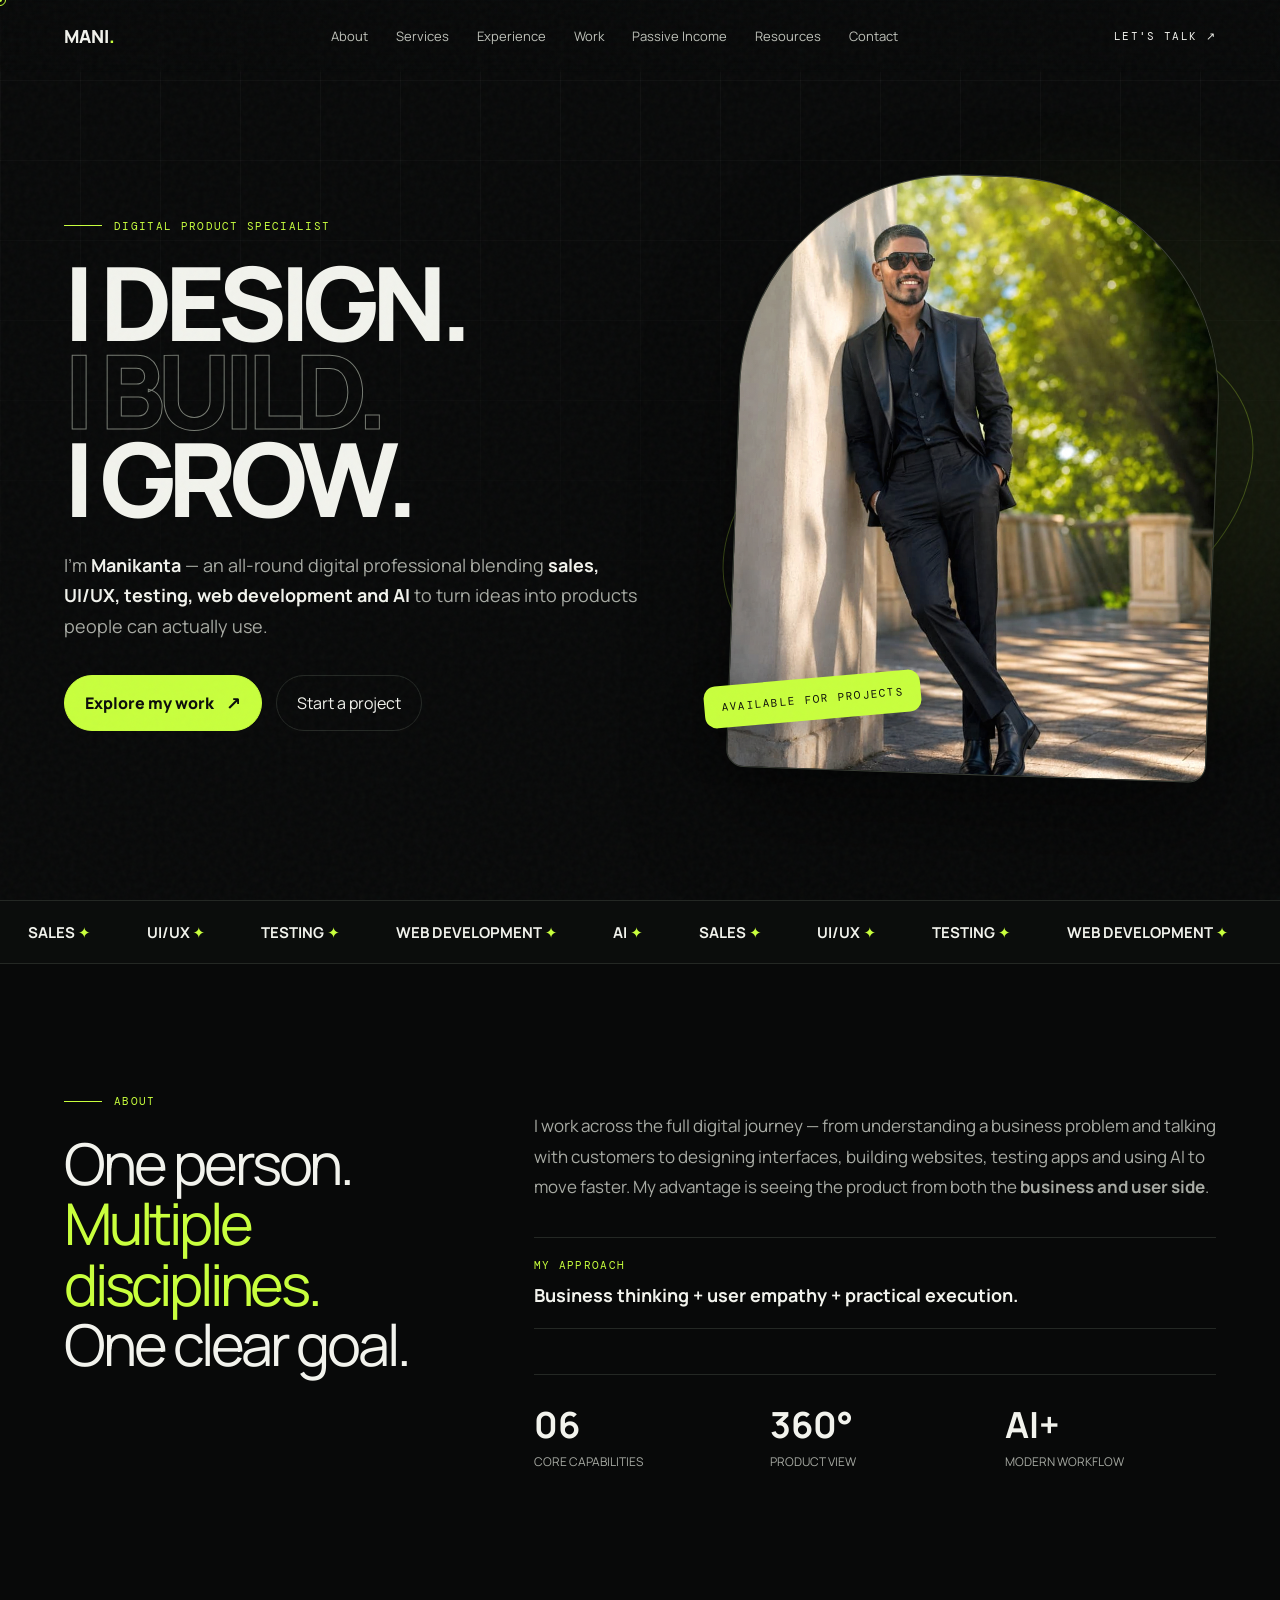
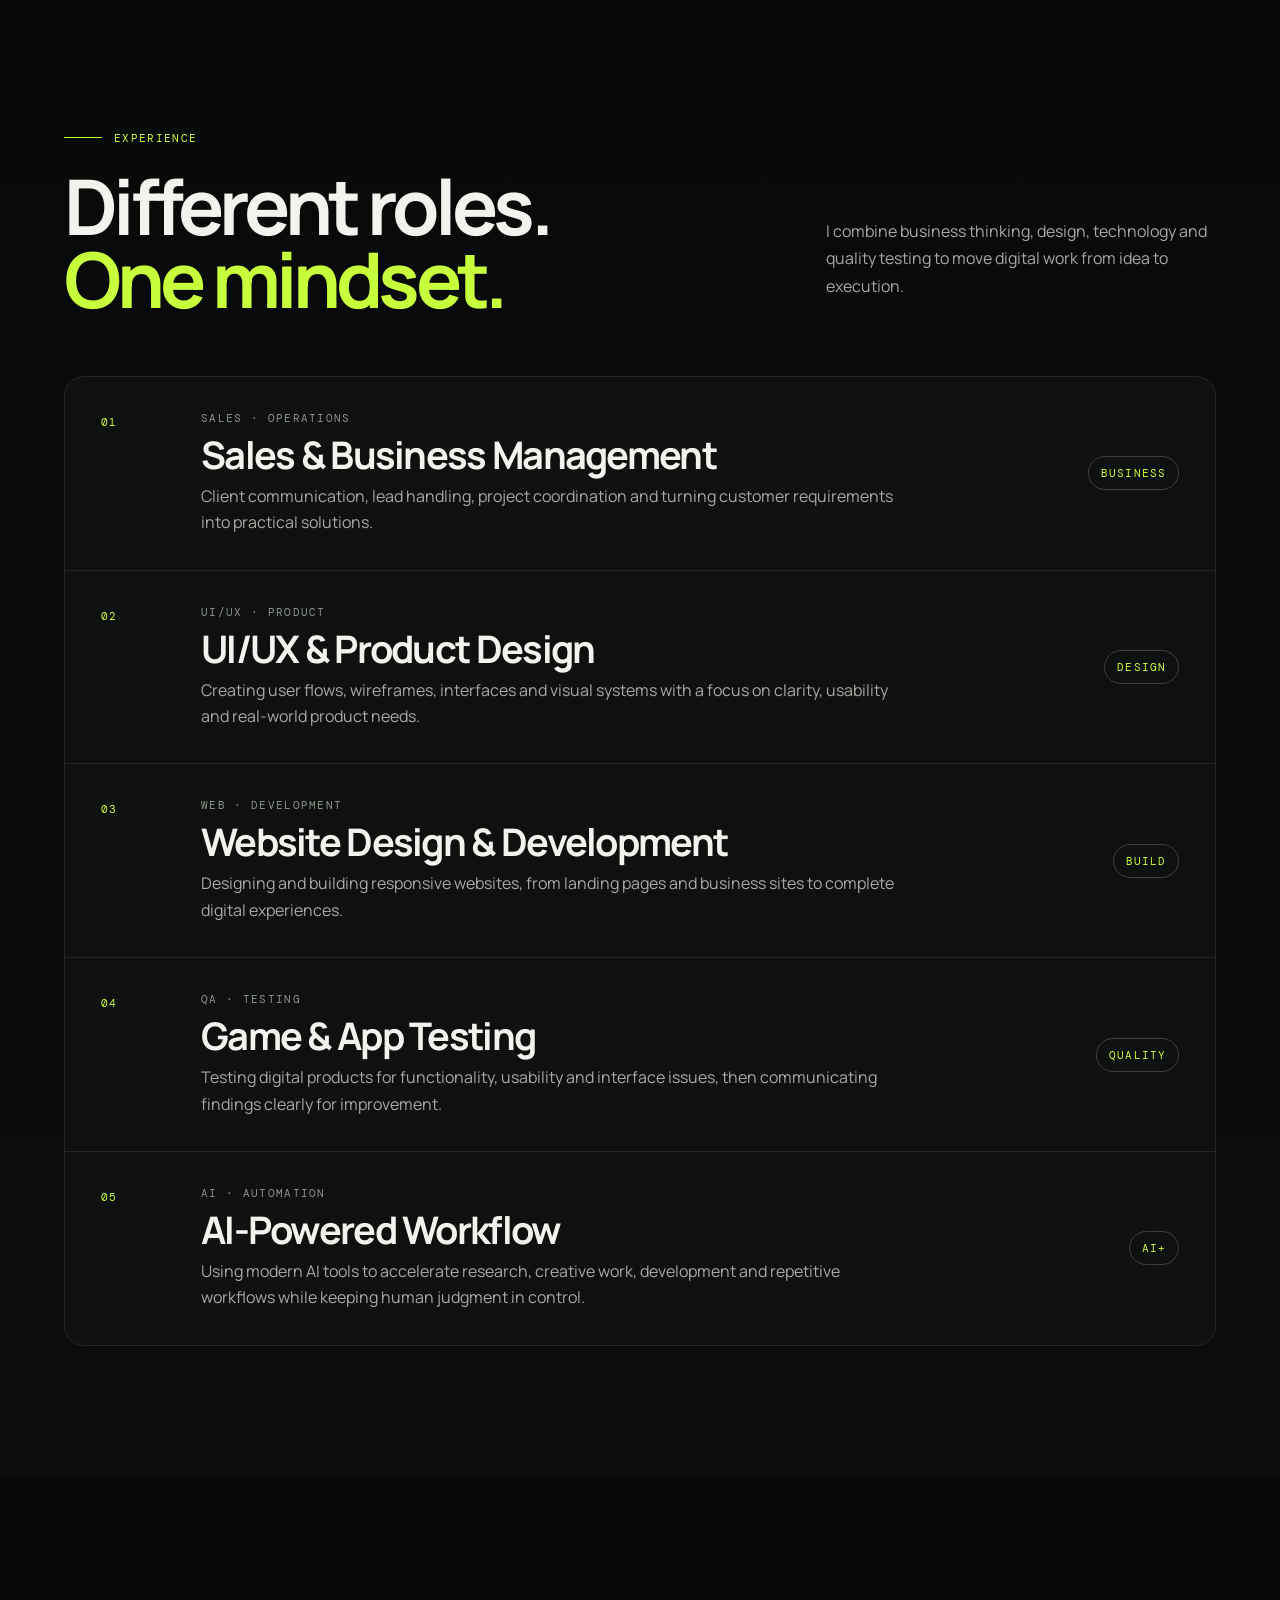
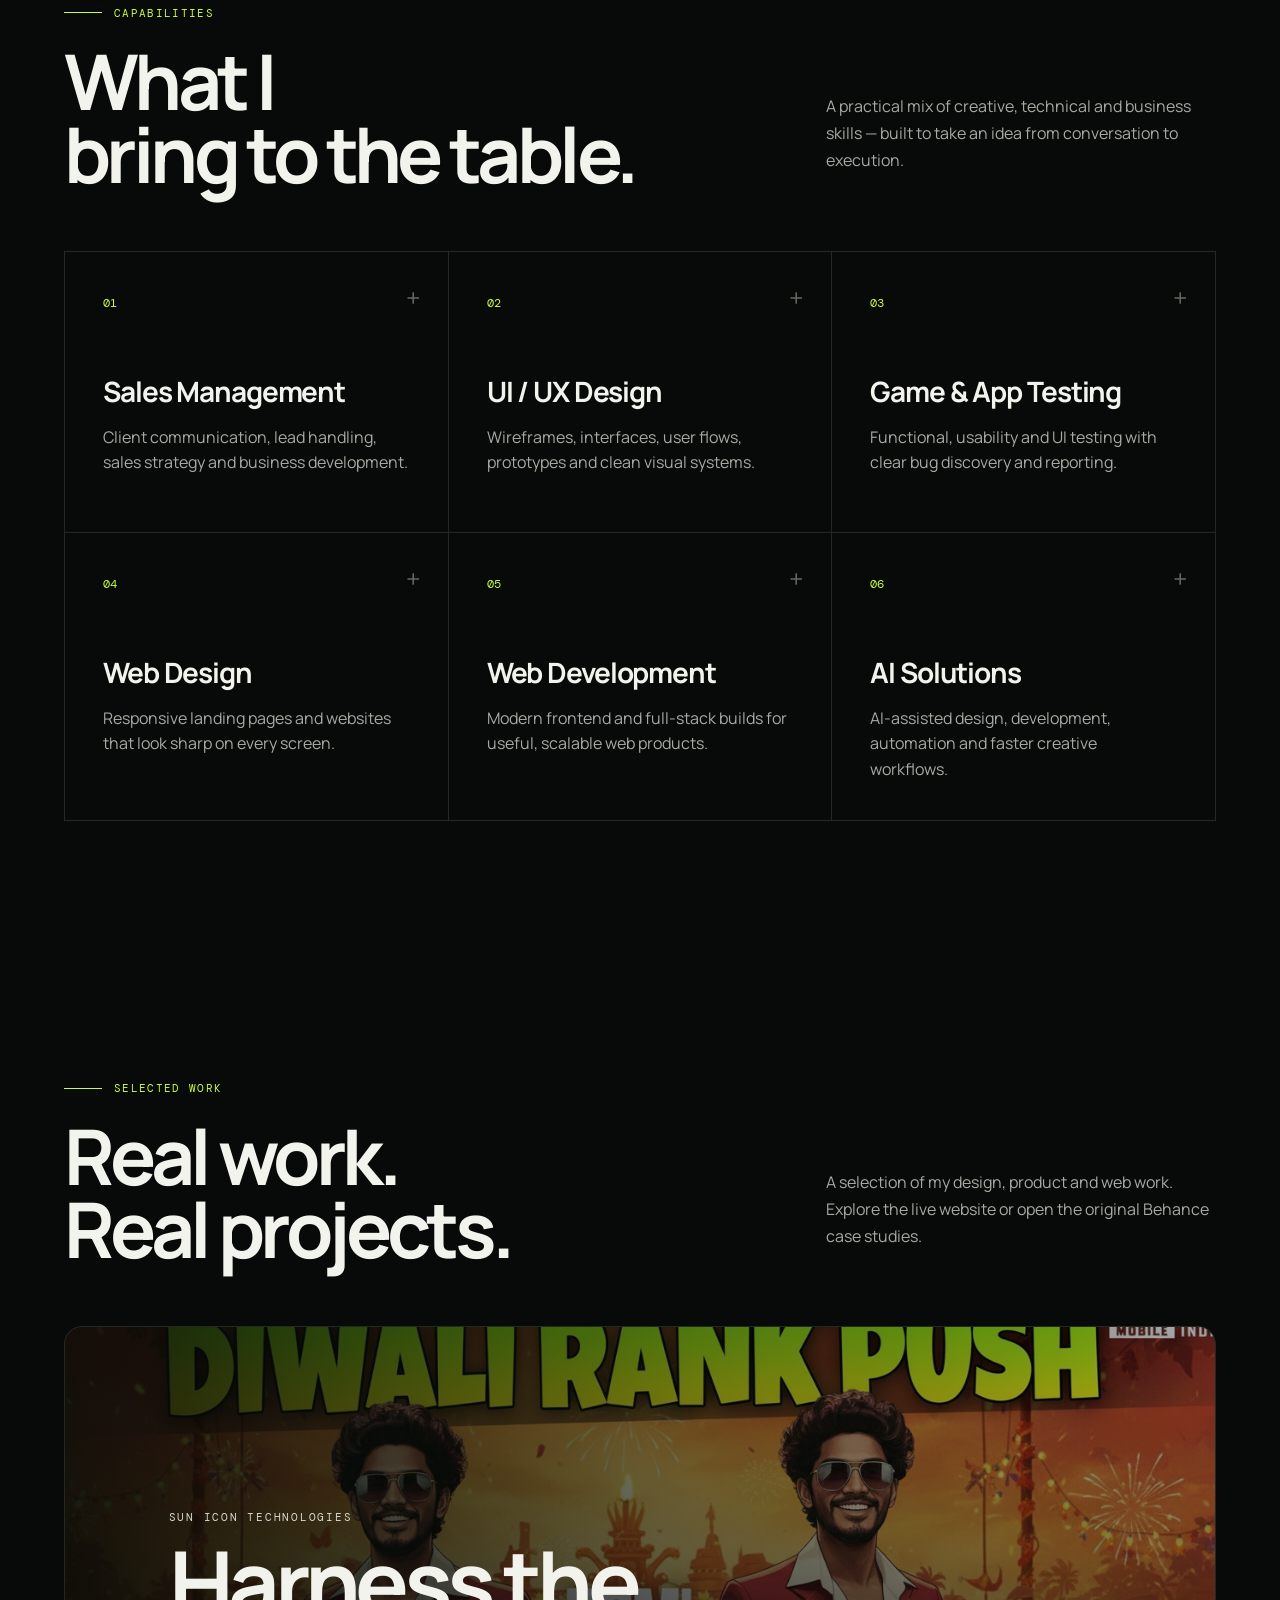
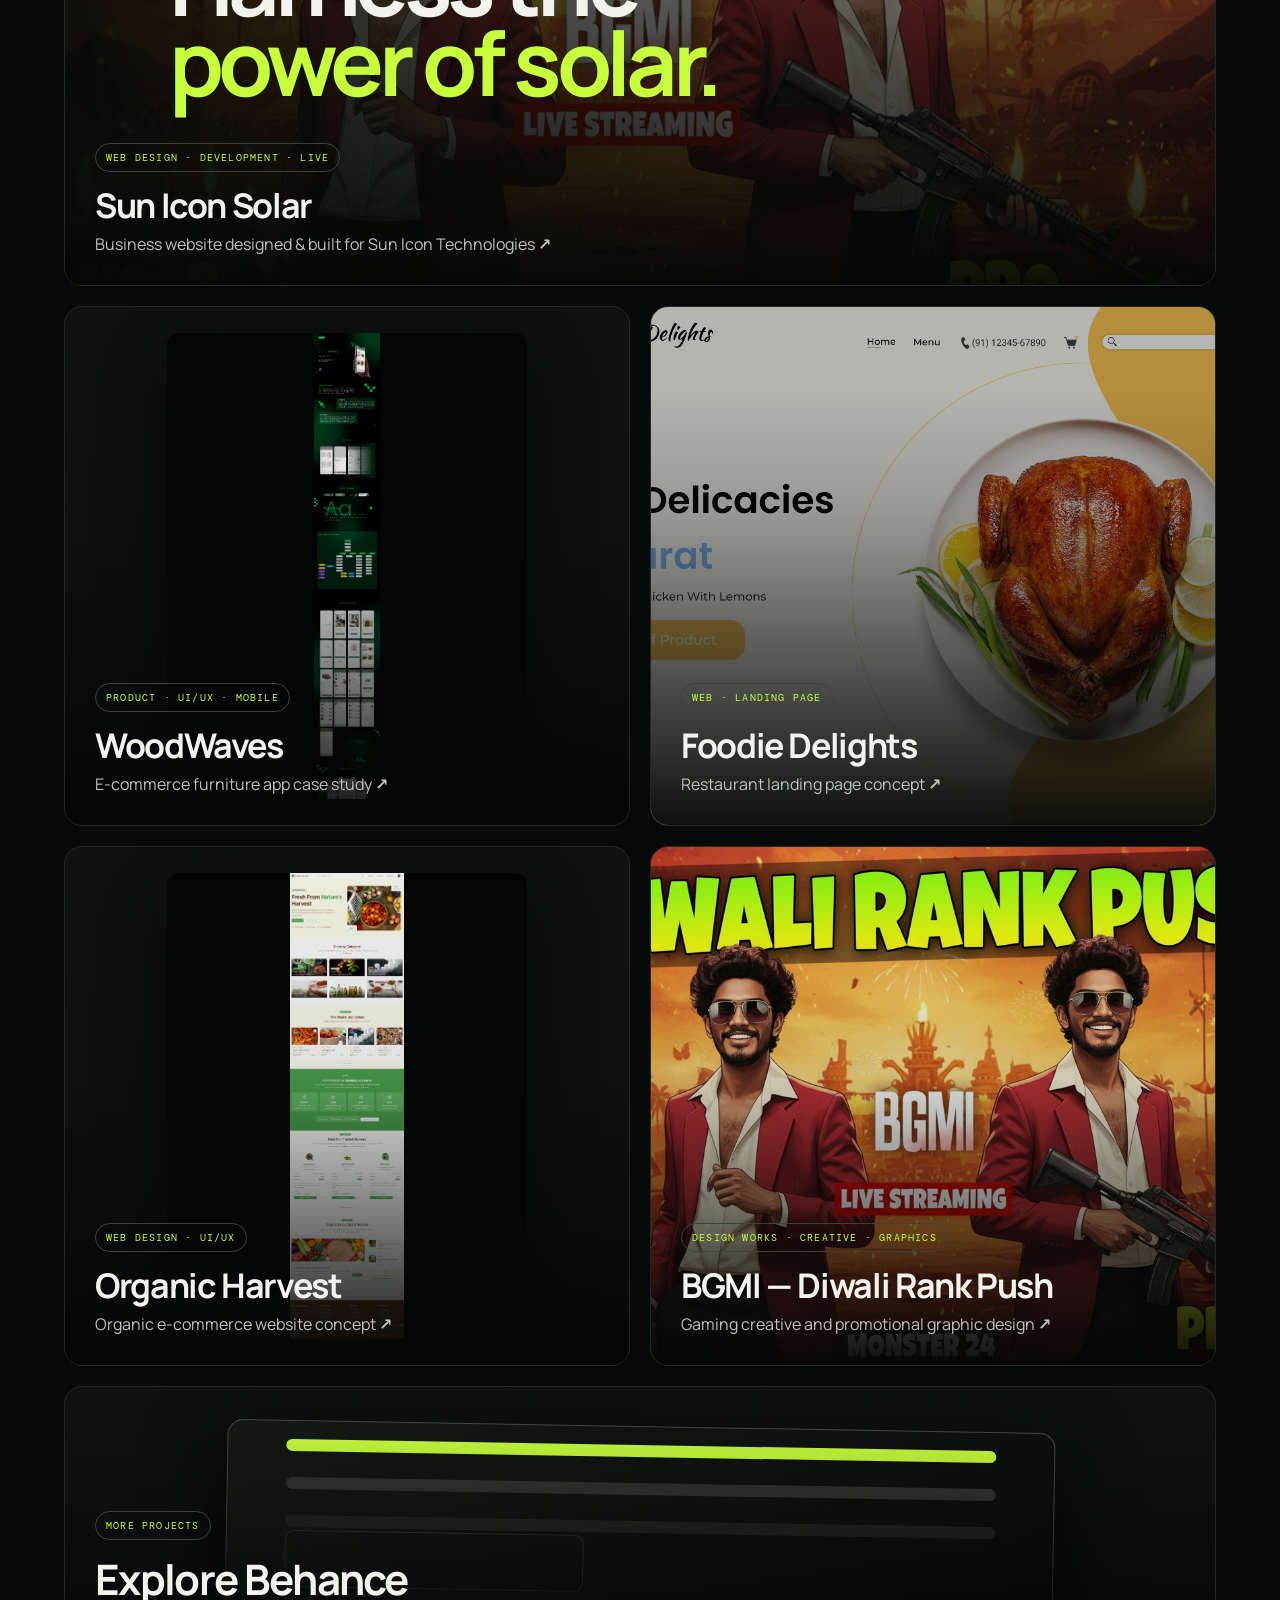
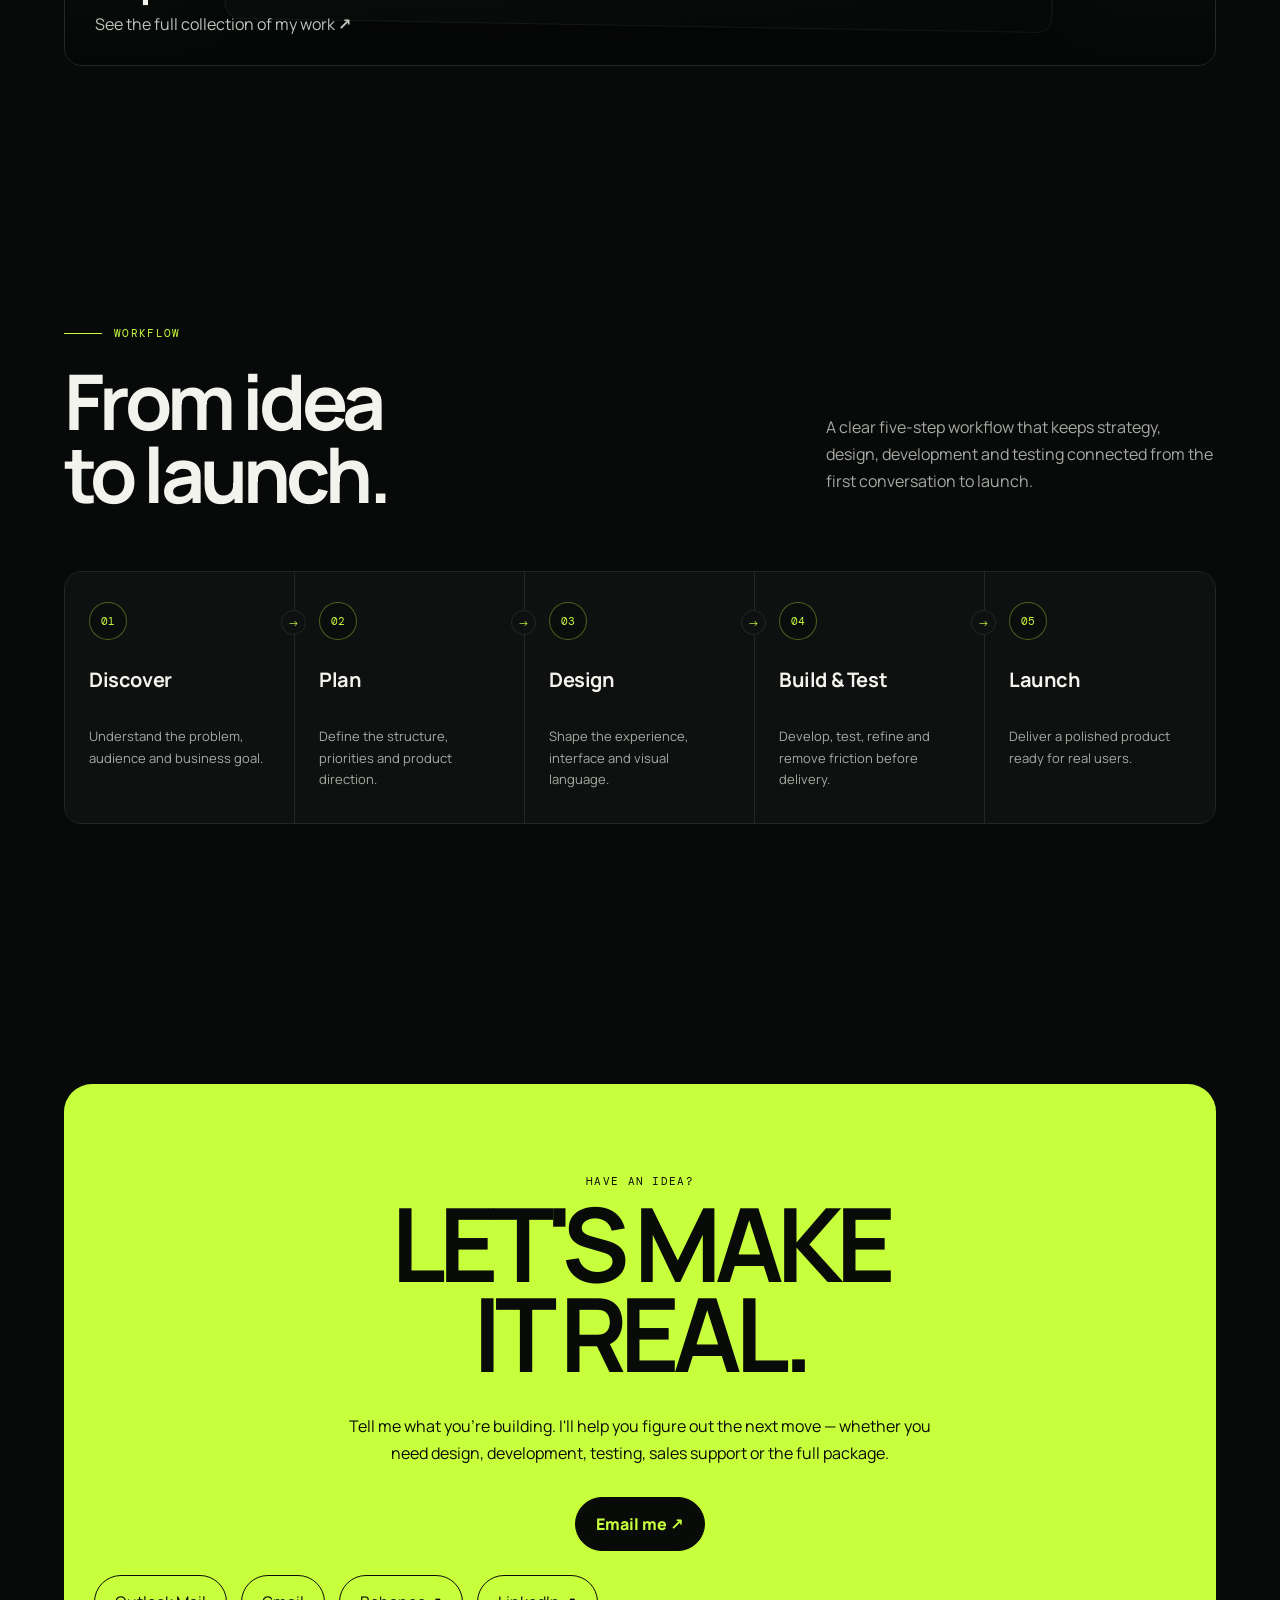
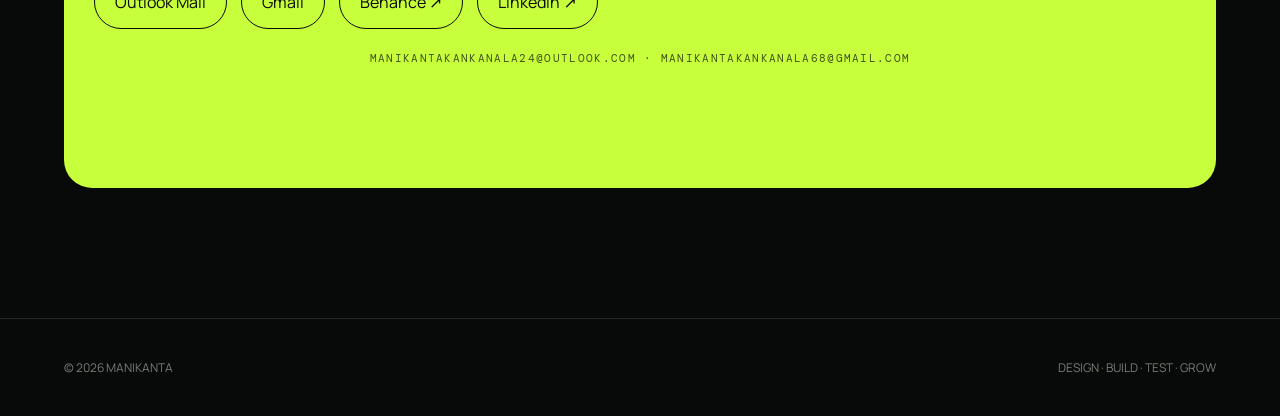
<file: index.html>
<!DOCTYPE html>
<html lang="en">
<head>

<meta name="description" content="Manikanta — multidisciplinary digital professional working across sales, UI/UX, web design & development, app and game testing, and AI-powered workflows.">
<meta name="keywords" content="Manikanta, UI UX Designer, Product Designer, Web Designer, Web Developer, App Tester, Game Tester, Sales Manager, AI">
<meta name="author" content="Manikanta">
<meta name="robots" content="index, follow, max-image-preview:large">
<link rel="canonical" href="https://is-cool.online/">
<meta name="theme-color" content="#080909">

<!-- Open Graph / WhatsApp / LinkedIn -->
<meta property="og:type" content="website">
<meta property="og:url" content="https://is-cool.online/">
<meta property="og:title" content="Manikanta — Digital Product Specialist">
<meta property="og:description" content="Sales · UI/UX · Web · Testing · AI — I design, build, test and grow digital products.">
<meta property="og:image" content="https://is-cool.online/assets/og-image.jpg">
<meta property="og:image:width" content="1200">
<meta property="og:image:height" content="630">
<meta property="og:image:alt" content="Manikanta — Digital Product Specialist">

<!-- X / Twitter -->
<meta name="twitter:card" content="summary_large_image">
<meta name="twitter:title" content="Manikanta — Digital Product Specialist">
<meta name="twitter:description" content="Sales · UI/UX · Web · Testing · AI">
<meta name="twitter:image" content="https://is-cool.online/assets/og-image.jpg">

<link rel="icon" type="image/svg+xml" href="assets/favicon.svg">
<link rel="alternate icon" href="assets/favicon.svg">
<link rel="apple-touch-icon" href="assets/favicon.svg">

<meta charset="UTF-8">
<meta name="viewport" content="width=device-width, initial-scale=1.0">
<title>Manikanta — Digital Product Specialist | UI/UX · Web · AI</title>
<style>
@import url('https://fonts.googleapis.com/css2?family=DM+Mono:wght@400;500&family=Manrope:wght@400;500;600;700;800&display=swap');
:root{--bg:#080909;--panel:#101211;--text:#f2f3ed;--muted:#a7aaa3;--line:#242824;--accent:#c8ff3d;--accent2:#e7ff9e}
*{box-sizing:border-box}html{scroll-behavior:smooth}body{margin:0;background:var(--bg);color:var(--text);font-family:Manrope,system-ui,sans-serif;overflow-x:hidden;cursor:none}
a{color:inherit;text-decoration:none}.mono{font-family:"DM Mono",monospace;text-transform:uppercase;letter-spacing:.12em;font-size:11px}
.cursor{position:fixed;z-index:1000;width:12px;height:12px;border:1px solid var(--accent);border-radius:50%;pointer-events:none;transform:translate(-50%,-50%);transition:width .25s,height .25s,background .25s}.cursor-dot{position:fixed;z-index:1001;width:4px;height:4px;background:var(--accent);border-radius:50%;pointer-events:none;transform:translate(-50%,-50%)}
body.hovering .cursor{width:42px;height:42px;background:rgba(200,255,61,.12)}
.noise{position:fixed;inset:0;z-index:99;pointer-events:none;opacity:.035;background-image:url("data:image/svg+xml,%3Csvg viewBox='0 0 180 180' xmlns='http://www.w3.org/2000/svg'%3E%3Cfilter id='n'%3E%3CfeTurbulence type='fractalNoise' baseFrequency='.9' numOctaves='4' stitchTiles='stitch'/%3E%3C/filter%3E%3Crect width='100%25' height='100%25' filter='url(%23n)'/%3E%3C/svg%3E")}
nav{position:fixed;z-index:90;top:0;left:0;right:0;display:flex;align-items:center;justify-content:space-between;padding:24px 5vw;background:linear-gradient(#080909ee,transparent);backdrop-filter:blur(5px)}
.logo{font-weight:800;font-size:18px}.logo span{color:var(--accent)}nav .links{display:flex;gap:28px;color:#bfc2ba;font-size:13px}nav .links a{transition:.25s}nav .links a:hover{color:var(--accent)}
.hero{min-height:100svh;position:relative;display:grid;place-items:center;padding:130px 5vw 80px;overflow:hidden}
.grid{position:absolute;inset:0;background-image:linear-gradient(rgba(255,255,255,.035) 1px,transparent 1px),linear-gradient(90deg,rgba(255,255,255,.035) 1px,transparent 1px);background-size:80px 80px;mask-image:linear-gradient(to bottom,#000,transparent 85%)}
.glow{position:absolute;width:55vw;height:55vw;right:-15vw;top:10vh;background:radial-gradient(circle,rgba(200,255,61,.13),transparent 65%);filter:blur(20px);animation:pulse 7s ease-in-out infinite}
@keyframes pulse{50%{transform:scale(1.08);opacity:.65}}
.hero-inner{width:min(1250px,100%);display:grid;grid-template-columns:1.08fr .92fr;gap:5vw;align-items:center;position:relative;z-index:2}
.eyebrow{display:flex;align-items:center;gap:12px;color:var(--accent);margin-bottom:25px}.eyebrow i{display:block;width:38px;height:1px;background:var(--accent)}
h1{font-size:clamp(55px,8vw,122px);line-height:.86;letter-spacing:-.07em;margin:0 0 28px;font-weight:800}
h1 .outline{color:transparent;-webkit-text-stroke:1px #777c73}
.hero-copy{max-width:650px;color:var(--muted);font-size:18px;line-height:1.7}.hero-copy b{color:var(--text)}
.ctas{display:flex;gap:14px;margin-top:34px;flex-wrap:wrap}.btn{display:inline-flex;align-items:center;gap:12px;padding:15px 20px;border:1px solid var(--line);border-radius:999px;transition:transform .25s,background .25s,color .25s}.btn.primary{background:var(--accent);color:#0b0d09;border-color:var(--accent);font-weight:800}.btn:hover{transform:translateY(-3px)}.btn .arrow{font-size:18px}
.photo-wrap{position:relative;justify-self:end;width:min(480px,100%);perspective:1200px}
.photo-frame{position:relative;aspect-ratio:4/5;border-radius:220px 220px 18px 18px;overflow:hidden;border:1px solid #3b4037;box-shadow:0 40px 90px rgba(0,0,0,.55);transform:rotate(2deg);transition:transform .2s ease-out}
.photo-frame:after{content:"";position:absolute;inset:0;background:linear-gradient(135deg,rgba(200,255,61,.14),transparent 35%,transparent 65%,rgba(0,0,0,.35));mix-blend-mode:screen}
.photo{width:100%;height:100%;object-fit:cover;object-position:center;display:block;filter:saturate(.92) contrast(1.04)}
.photo-tag{position:absolute;left:-32px;bottom:55px;background:var(--accent);color:#0b0d09;padding:14px 17px;border-radius:12px;z-index:3;box-shadow:0 15px 40px rgba(0,0,0,.4);transform:rotate(-5deg)}
.orbit{position:absolute;width:115%;height:55%;border:1px solid rgba(200,255,61,.3);border-radius:50%;right:-10%;top:28%;transform:rotate(-20deg);animation:orbit 10s linear infinite}.orbit:before{content:"";position:absolute;width:9px;height:9px;background:var(--accent);border-radius:50%;top:5%;left:20%;box-shadow:0 0 30px var(--accent)}
@keyframes orbit{to{transform:rotate(340deg)}}
.marquee{border-block:1px solid var(--line);overflow:hidden;white-space:nowrap;padding:20px 0;background:#0b0d0c}.track{display:inline-block;animation:marquee 28s linear infinite}.track span{font-size:15px;font-weight:700;margin:0 28px}.track b{color:var(--accent)}@keyframes marquee{to{transform:translateX(-50%)}}
section{padding:130px 5vw}.container{width:min(1250px,100%);margin:auto}.section-head{display:flex;justify-content:space-between;gap:30px;align-items:end;margin-bottom:60px}.section-title{font-size:clamp(42px,6vw,78px);line-height:.95;letter-spacing:-.06em;margin:0}.section-desc{max-width:390px;color:var(--muted);line-height:1.7}
.services{display:grid;grid-template-columns:repeat(3,1fr);gap:1px;background:var(--line);border:1px solid var(--line)}.service{background:var(--bg);padding:38px;min-height:280px;position:relative;transition:background .35s,transform .35s}.service:hover{background:#111510;transform:translateY(-5px);z-index:2}.num{color:var(--accent);font-family:"DM Mono";font-size:12px}.service h3{font-size:28px;margin:60px 0 15px;letter-spacing:-.04em}.service p{color:var(--muted);line-height:1.6;margin:0}.service .plus{position:absolute;right:28px;top:28px;font-size:25px;color:#62675f;transition:.3s}.service:hover .plus{color:var(--accent);transform:rotate(90deg)}
.showcase-grid{display:grid;grid-template-columns:repeat(2,minmax(0,1fr));gap:20px}.project{background:#0f1110;border:1px solid var(--line);border-radius:18px;overflow:hidden;min-height:430px;position:relative;display:flex;align-items:flex-end;padding:30px;transition:transform .4s,border-color .4s;isolation:isolate}.project:hover{transform:translateY(-8px);border-color:#59604f}.featured-project{grid-column:1 / -1;min-height:560px}.project-bg{position:absolute;inset:0;overflow:hidden}.ui-mock{position:absolute;inset:9%;border:1px solid #454b43;border-radius:16px;background:linear-gradient(135deg,#151a15,#0a0c0b);box-shadow:0 30px 80px #000;transform:rotate(-4deg);transition:.6s}.project:hover .ui-mock{transform:rotate(0) scale(1.04)}.ui-mock:before{content:"";position:absolute;left:7%;right:7%;top:9%;height:12px;background:var(--accent);border-radius:8px;box-shadow:0 38px 0 #30352e,0 76px 0 #242923}.ui-mock:after{content:"";position:absolute;left:7%;width:36%;top:55%;height:28%;border:1px solid #343a32;border-radius:10px}.project-img{position:absolute;inset:0;width:100%;height:100%;object-fit:cover;object-position:center;opacity:.72;filter:saturate(.9) contrast(1.05);transition:transform .7s ease,opacity .5s}.project-img.portrait{inset:5% 18%;width:64%;height:90%;object-fit:contain;object-position:center;background:#0b0d0c;border-radius:12px;box-shadow:0 25px 70px rgba(0,0,0,.55);opacity:.95}.project-img.landscape{object-fit:cover}.project.portrait-project{min-height:520px}.project.portrait-project:after{background:linear-gradient(180deg,rgba(5,7,6,.02) 0%,rgba(5,7,6,.08) 45%,rgba(5,7,6,.96) 100%)}.project:after{content:"";position:absolute;inset:0;background:linear-gradient(180deg,rgba(5,7,6,.04) 15%,rgba(5,7,6,.2) 40%,rgba(5,7,6,.95) 100%);z-index:-0}.project:hover .project-img{transform:scale(1.06);opacity:.9}.project-content{position:relative;z-index:2}.project-content h3{font-size:34px;margin:10px 0 5px;letter-spacing:-.04em}.design-project{min-height:520px}.design-img{object-fit:cover;object-position:center;opacity:.95}.design-project:after{background:linear-gradient(180deg,rgba(5,7,6,.02) 10%,rgba(5,7,6,.12) 45%,rgba(5,7,6,.96) 100%)}.project-content p{color:#c0c4bc;margin:0}.project .pill{display:inline-block;border:1px solid #3c4339;padding:7px 10px;border-radius:999px;font-size:10px;color:var(--accent)}.featured-overlay{position:absolute;inset:0;display:flex;flex-direction:column;justify-content:center;padding:8% 9%;z-index:1;background:linear-gradient(90deg,rgba(5,10,6,.88),rgba(5,10,6,.35) 55%,rgba(5,10,6,.08))}.small-label{font-size:11px;letter-spacing:.16em;color:#d4dacf}.featured-title{font-size:clamp(44px,7vw,92px);font-weight:700;line-height:.9;letter-spacing:-.06em;margin-top:18px}.featured-title span{color:var(--accent)}.creative-bg{background:radial-gradient(circle at 75% 25%,rgba(200,255,61,.18),transparent 30%),linear-gradient(135deg,#151914,#090b0a)}.creative-mark{position:absolute;right:12%;top:15%;font-size:110px;color:var(--accent);opacity:.12}.creative-copy{position:absolute;left:11%;top:18%;display:flex;flex-direction:column;gap:18px}.creative-copy strong{font-size:clamp(42px,5vw,72px);line-height:.88;letter-spacing:-.06em}.behance-card{min-height:280px;grid-column:1 / -1}.behance-card .project-content h3{font-size:42px}
.about{display:grid;grid-template-columns:.7fr 1.3fr;gap:8vw;align-items:start}.about-big{font-size:clamp(35px,4.5vw,62px);line-height:1.05;letter-spacing:-.055em;margin:0}.about-big em{color:var(--accent);font-style:normal}.about-text{color:var(--muted);font-size:17px;line-height:1.8}.stats{display:grid;grid-template-columns:repeat(3,1fr);gap:25px;margin-top:45px;border-top:1px solid var(--line);padding-top:25px}.stat strong{font-size:36px;display:block}.stat span{font-size:12px;color:var(--muted)}
.process{display:grid;grid-template-columns:repeat(5,minmax(0,1fr));border:1px solid var(--line);border-radius:18px;overflow:hidden;background:#0f1110}.step{position:relative;padding:30px 24px 32px;min-height:250px;border-right:1px solid var(--line);display:flex;flex-direction:column;align-items:flex-start;background:#0f1110;transition:background .3s,transform .3s}.step:last-child{border-right:0}.step:hover{background:#131713}.step .num{display:flex;align-items:center;justify-content:center;width:38px;height:38px;border:1px solid rgba(200,255,61,.35);border-radius:50%;font-size:11px;background:#0b0d0c;flex:0 0 auto}.step h4{font-size:20px;line-height:1.15;margin:28px 0 12px;letter-spacing:-.02em;min-height:46px}.step p{font-size:13px;color:var(--muted);line-height:1.65;margin:0;max-width:190px}.step:not(:last-child):after{content:"→";position:absolute;right:-12px;top:38px;width:23px;height:23px;display:flex;align-items:center;justify-content:center;background:#0f1110;border:1px solid var(--line);border-radius:50%;font-size:11px;color:var(--accent);z-index:2}
.contact{position:relative;overflow:hidden;text-align:center;background:#c8ff3d;color:#090b08;border-radius:28px;padding:90px 30px}.contact h2{font-size:clamp(50px,8vw,110px);line-height:.88;letter-spacing:-.07em;margin:10px 0 35px}.contact p{max-width:600px;margin:auto auto 30px;line-height:1.7}.contact .btn{border-color:#090b08}.contact .btn.primary{background:#090b08;color:var(--accent)}
footer{padding:40px 5vw;border-top:1px solid var(--line);display:flex;justify-content:space-between;color:#777d74;font-size:12px}.reveal{opacity:0;transform:translateY(35px);transition:opacity .8s cubic-bezier(.2,.7,.2,1),transform .8s cubic-bezier(.2,.7,.2,1)}.reveal.visible{opacity:1;transform:none}
@media(max-width:900px){.showcase-grid{grid-template-columns:1fr}.featured-project{grid-column:auto;min-height:460px}.behance-card{grid-column:auto}.featured-title{font-size:clamp(42px,12vw,68px)}body{cursor:auto}.cursor,.cursor-dot{display:none}nav .links{display:none}.hero-inner,.about{grid-template-columns:1fr}.photo-wrap{justify-self:center;max-width:430px}.hero{padding-top:120px}.services{grid-template-columns:1fr}.process{grid-template-columns:1fr}.step{border-right:0;border-bottom:1px solid var(--line);min-height:auto;padding:26px 24px 30px}.step:last-child{border-bottom:0}.step h4{min-height:0;margin:20px 0 10px}.step p{max-width:none}.step:not(:last-child):after{content:"↓";right:22px;top:auto;bottom:-12px}.section-head{display:block}.section-desc{margin-top:20px}.stats{grid-template-columns:1fr 1fr}.photo-tag{left:0}.project.big{min-height:430px}}
@media(max-width:520px){section{padding:90px 5vw}h1{font-size:55px}.hero-copy{font-size:15px}.stats{grid-template-columns:1fr}.contact{padding:65px 20px}.contact h2{font-size:56px}footer{display:block;line-height:2}}

/* Experience */
#experience{background:linear-gradient(180deg,#080909 0%,#0b0e0c 100%)}
.experience-list{border:1px solid var(--line);border-radius:20px;overflow:hidden;background:#0f1110}
.experience-item{display:grid;grid-template-columns:70px 1fr 120px;gap:30px;align-items:center;padding:34px 36px;border-bottom:1px solid var(--line);transition:background .3s,transform .3s}
.experience-item:last-child{border-bottom:0}
.experience-item:hover{background:#131713;transform:translateX(5px)}
.experience-index{color:var(--accent);align-self:start;padding-top:4px}
.experience-main{max-width:760px}
.experience-meta{color:#8e9489;margin-bottom:10px}
.experience-main h3{font-size:clamp(24px,3vw,38px);letter-spacing:-.045em;margin:0 0 10px;line-height:1}
.experience-main p{color:var(--muted);line-height:1.65;margin:0;max-width:700px}
.experience-tag{justify-self:end;border:1px solid #3c4339;border-radius:999px;padding:9px 12px;color:var(--accent);font:11px "DM Mono",monospace;letter-spacing:.1em}
@media(max-width:700px){
  .experience-item{grid-template-columns:42px 1fr;gap:18px;padding:26px 22px}
  .experience-tag{grid-column:2;justify-self:start}
  .experience-main h3{font-size:27px}
}


.about-focus{margin-top:34px;padding:20px 0;border-top:1px solid var(--line);border-bottom:1px solid var(--line)}
.about-focus span{display:block;color:var(--accent);margin-bottom:10px}
.about-focus strong{font-size:18px;line-height:1.45;display:block;max-width:620px}

</style>

<script type="application/ld+json">
{
  "@context":"https://schema.org",
  "@type":"Person",
  "name":"Manikanta",
  "url":"https://is-cool.online/",
  "jobTitle":"Digital Product Specialist",
  "sameAs":[
    "https://www.behance.net/manikankanala"
  ],
  "knowsAbout":[
    "Sales Management",
    "UI/UX Design",
    "Product Design",
    "Web Design",
    "Web Development",
    "Game Testing",
    "App Testing",
    "Artificial Intelligence"
  ]
}
</script>

</head>
<body>
<div class="noise"></div><div class="cursor"></div><div class="cursor-dot"></div>
<nav><a class="logo" href="/">MANI<span>.</span></a><div class="links"><a href="#about">About</a><a href="#services">Services</a><a href="#experience">Experience</a><a href="#work">Work</a><a href="/passive-income/">Passive Income</a><a href="/resources/">Resources</a><a href="#contact">Contact</a></div><a class="mono" href="#contact">Let's talk ↗</a></nav>

<main>
<section class="hero">
<div class="grid"></div><div class="glow"></div>
<div class="hero-inner">
<div class="reveal">
<div class="eyebrow mono"><i></i> Digital Product Specialist</div>
<h1>I DESIGN.<br><span class="outline">I BUILD.</span><br>I GROW.</h1>
<p class="hero-copy">I'm <b>Manikanta</b> — an all-round digital professional blending <b>sales, UI/UX, testing, web development and AI</b> to turn ideas into products people can actually use.</p>
<div class="ctas"><a class="btn primary magnetic" href="#work">Explore my work <span class="arrow">↗</span></a><a class="btn magnetic" href="#contact">Start a project</a></div>
</div>
<div class="photo-wrap reveal" id="photoWrap">
<div class="orbit"></div>
<div class="photo-frame" id="photoFrame"><img class="photo" src="assets/profile.jpeg" alt="Manikanta"></div>
<div class="photo-tag mono">Available for projects</div>
</div>
</div>
</section>

<div class="marquee"><div class="track"><span>SALES <b>✦</b></span><span>UI/UX <b>✦</b></span><span>TESTING <b>✦</b></span><span>WEB DEVELOPMENT <b>✦</b></span><span>AI <b>✦</b></span><span>SALES <b>✦</b></span><span>UI/UX <b>✦</b></span><span>TESTING <b>✦</b></span><span>WEB DEVELOPMENT <b>✦</b></span><span>AI <b>✦</b></span></div></div>

<section id="about"><div class="container about">
<div class="reveal"><div class="eyebrow mono"><i></i> About</div><p class="about-big">One person.<br><em>Multiple disciplines.</em><br>One clear goal.</p></div>
<div class="reveal"><p class="about-text">I work across the full digital journey — from understanding a business problem and talking with customers to designing interfaces, building websites, testing apps and using AI to move faster. My advantage is seeing the product from both the <b>business and user side</b>.</p>
<div class="about-focus"><span class="mono">MY APPROACH</span><strong>Business thinking + user empathy + practical execution.</strong></div><div class="stats"><div class="stat"><strong>06</strong><span>CORE CAPABILITIES</span></div><div class="stat"><strong>360°</strong><span>PRODUCT VIEW</span></div><div class="stat"><strong>AI+</strong><span>MODERN WORKFLOW</span></div></div></div>
</div></section>


<section id="experience">
  <div class="container">
    <div class="section-head reveal">
      <div>
        <div class="eyebrow mono"><i></i> Experience</div>
        <h2 class="section-title">Different roles.<br><span style="color:var(--accent)">One mindset.</span></h2>
      </div>
      <p class="section-desc">I combine business thinking, design, technology and quality testing to move digital work from idea to execution.</p>
    </div>

    <div class="experience-list reveal">
      <article class="experience-item">
        <div class="experience-index mono">01</div>
        <div class="experience-main">
          <div class="experience-meta mono">SALES · OPERATIONS</div>
          <h3>Sales & Business Management</h3>
          <p>Client communication, lead handling, project coordination and turning customer requirements into practical solutions.</p>
        </div>
        <div class="experience-tag">BUSINESS</div>
      </article>

      <article class="experience-item">
        <div class="experience-index mono">02</div>
        <div class="experience-main">
          <div class="experience-meta mono">UI/UX · PRODUCT</div>
          <h3>UI/UX & Product Design</h3>
          <p>Creating user flows, wireframes, interfaces and visual systems with a focus on clarity, usability and real-world product needs.</p>
        </div>
        <div class="experience-tag">DESIGN</div>
      </article>

      <article class="experience-item">
        <div class="experience-index mono">03</div>
        <div class="experience-main">
          <div class="experience-meta mono">WEB · DEVELOPMENT</div>
          <h3>Website Design & Development</h3>
          <p>Designing and building responsive websites, from landing pages and business sites to complete digital experiences.</p>
        </div>
        <div class="experience-tag">BUILD</div>
      </article>

      <article class="experience-item">
        <div class="experience-index mono">04</div>
        <div class="experience-main">
          <div class="experience-meta mono">QA · TESTING</div>
          <h3>Game & App Testing</h3>
          <p>Testing digital products for functionality, usability and interface issues, then communicating findings clearly for improvement.</p>
        </div>
        <div class="experience-tag">QUALITY</div>
      </article>

      <article class="experience-item">
        <div class="experience-index mono">05</div>
        <div class="experience-main">
          <div class="experience-meta mono">AI · AUTOMATION</div>
          <h3>AI-Powered Workflow</h3>
          <p>Using modern AI tools to accelerate research, creative work, development and repetitive workflows while keeping human judgment in control.</p>
        </div>
        <div class="experience-tag">AI+</div>
      </article>
    </div>
  </div>
</section>

<section id="services"><div class="container"><div class="section-head reveal"><div><div class="eyebrow mono"><i></i> Capabilities</div><h2 class="section-title">What I<br>bring to the table.</h2></div><p class="section-desc">A practical mix of creative, technical and business skills — built to take an idea from conversation to execution.</p></div>
<div class="services reveal">
<div class="service"><span class="num">01</span><span class="plus">+</span><h3>Sales Management</h3><p>Client communication, lead handling, sales strategy and business development.</p></div>
<div class="service"><span class="num">02</span><span class="plus">+</span><h3>UI / UX Design</h3><p>Wireframes, interfaces, user flows, prototypes and clean visual systems.</p></div>
<div class="service"><span class="num">03</span><span class="plus">+</span><h3>Game & App Testing</h3><p>Functional, usability and UI testing with clear bug discovery and reporting.</p></div>
<div class="service"><span class="num">04</span><span class="plus">+</span><h3>Web Design</h3><p>Responsive landing pages and websites that look sharp on every screen.</p></div>
<div class="service"><span class="num">05</span><span class="plus">+</span><h3>Web Development</h3><p>Modern frontend and full-stack builds for useful, scalable web products.</p></div>
<div class="service"><span class="num">06</span><span class="plus">+</span><h3>AI Solutions</h3><p>AI-assisted design, development, automation and faster creative workflows.</p></div>
</div></div></section>

<section id="work"><div class="container"><div class="section-head reveal"><div><div class="eyebrow mono"><i></i> Selected work</div><h2 class="section-title">Real work.<br>Real projects.</h2></div><p class="section-desc">A selection of my design, product and web work. Explore the live website or open the original Behance case studies.</p></div>
<div class="showcase-grid">
<a class="project featured-project reveal" href="https://www.suniconsolar.com/" target="_blank" rel="noopener"><div class="project-bg"><img class="project-img" src="assets/solar.jpg" alt="Sun Icon Solar website"><div class="featured-overlay"><span class="mono small-label">SUN ICON TECHNOLOGIES</span><div class="featured-title">Harness the<br><span>power of solar.</span></div></div></div><div class="project-content"><span class="pill mono">WEB DESIGN · DEVELOPMENT · LIVE</span><h3>Sun Icon Solar</h3><p>Business website designed & built for Sun Icon Technologies <b>↗</b></p></div></a>
<a class="project portrait-project reveal" href="https://www.behance.net/gallery/199093803/WoodWaves-Furniture-%28-e-commerce-app%29" target="_blank" rel="noopener"><img class="project-img portrait" src="assets/woodwaves.png" alt="WoodWaves Furniture app"><div class="project-content"><span class="pill mono">PRODUCT · UI/UX · MOBILE</span><h3>WoodWaves</h3><p>E-commerce furniture app case study <b>↗</b></p></div></a>
<a class="project reveal" href="https://www.behance.net/gallery/180181639/Foodie-Delights-%28-Landing-page-%29" target="_blank" rel="noopener"><img class="project-img landscape" src="assets/foodie.jpg" alt="Foodie Delights landing page"><div class="project-content"><span class="pill mono">WEB · LANDING PAGE</span><h3>Foodie Delights</h3><p>Restaurant landing page concept <b>↗</b></p></div></a>
<a class="project portrait-project reveal" href="#" aria-label="Organic Harvest project"><img class="project-img portrait" src="assets/organic.jpg" alt="Organic Harvest website project"><div class="project-content"><span class="pill mono">WEB DESIGN · UI/UX</span><h3>Organic Harvest</h3><p>Organic e-commerce website concept <b>↗</b></p></div></a>
<a class="project design-project reveal" href="https://www.behance.net/gallery/199362571/Ganesha-Chaturthi-Poster-Design-Assignment" target="_blank" rel="noopener"><img class="project-img design-img" src="assets/bgmi.png" alt="BGMI Diwali Rank Push design work"><div class="project-content"><span class="pill mono">DESIGN WORKS · CREATIVE · GRAPHICS</span><h3>BGMI — Diwali Rank Push</h3><p>Gaming creative and promotional graphic design <b>↗</b></p></div></a>
<a class="project behance-card reveal" href="https://www.behance.net/manikankanala" target="_blank" rel="noopener"><div class="project-bg"><div class="ui-mock" style="inset:14%;transform:rotate(1deg)"></div></div><div class="project-content"><span class="pill mono">MORE PROJECTS</span><h3>Explore Behance</h3><p>See the full collection of my work <b>↗</b></p></div></a>
</div></div></section>

<section id="process"><div class="container"><div class="section-head reveal"><div><div class="eyebrow mono"><i></i> Workflow</div><h2 class="section-title">From idea<br>to launch.</h2></div><p class="section-desc">A clear five-step workflow that keeps strategy, design, development and testing connected from the first conversation to launch.</p></div>
<div class="process reveal">
<div class="step"><span class="num">01</span><h4>Discover</h4><p>Understand the problem, audience and business goal.</p></div>
<div class="step"><span class="num">02</span><h4>Plan</h4><p>Define the structure, priorities and product direction.</p></div>
<div class="step"><span class="num">03</span><h4>Design</h4><p>Shape the experience, interface and visual language.</p></div>
<div class="step"><span class="num">04</span><h4>Build & Test</h4><p>Develop, test, refine and remove friction before delivery.</p></div>
<div class="step"><span class="num">05</span><h4>Launch</h4><p>Deliver a polished product ready for real users.</p></div>
</div></div></section>

<section id="contact"><div class="container"><div class="contact reveal"><div class="mono">Have an idea?</div><h2>LET'S MAKE<br>IT REAL.</h2><p>Tell me what you're building. I'll help you figure out the next move — whether you need design, development, testing, sales support or the full package.</p><a class="btn primary magnetic" href="mailto:manikantakankanala24@outlook.com">Email me ↗</a><div style="display:flex;flex-wrap:wrap;gap:14px;margin-top:24px"><a class="btn" href="mailto:manikantakankanala24@outlook.com">Outlook Mail</a><a class="btn" href="mailto:manikantakankanala68@gmail.com">Gmail</a><a class="btn" href="https://www.behance.net/manikankanala" target="_blank" rel="noopener">Behance ↗</a><a class="btn" href="#contact" aria-label="LinkedIn profile will be added soon">LinkedIn ↗</a></div><p class="mono" style="margin-top:20px;font-size:11px;opacity:.7">manikantakankanala24@outlook.com · manikantakankanala68@gmail.com</p></div></div></section>
</main>
<footer><span>© 2026 MANIKANTA</span><span>DESIGN · BUILD · TEST · GROW</span></footer>

<script>
const cursor=document.querySelector('.cursor'),dot=document.querySelector('.cursor-dot');
window.addEventListener('mousemove',e=>{cursor.style.left=e.clientX+'px';cursor.style.top=e.clientY+'px';dot.style.left=e.clientX+'px';dot.style.top=e.clientY+'px'});
document.querySelectorAll('a,.service,.project,.magnetic').forEach(el=>{el.addEventListener('mouseenter',()=>document.body.classList.add('hovering'));el.addEventListener('mouseleave',()=>document.body.classList.remove('hovering'))});
const io=new IntersectionObserver(entries=>entries.forEach(e=>{if(e.isIntersecting)e.target.classList.add('visible')}),{threshold:.12});
document.querySelectorAll('.reveal').forEach(e=>io.observe(e));
const wrap=document.getElementById('photoWrap'), frame=document.getElementById('photoFrame');
wrap.addEventListener('mousemove',e=>{const r=wrap.getBoundingClientRect(),x=(e.clientX-r.left)/r.width-.5,y=(e.clientY-r.top)/r.height-.5;frame.style.transform=`rotateY(${x*10}deg) rotateX(${-y*10}deg) rotate(2deg) translateY(-4px)`});
wrap.addEventListener('mouseleave',()=>frame.style.transform='rotate(2deg)');
document.querySelectorAll('.magnetic').forEach(el=>{el.addEventListener('mousemove',e=>{const r=el.getBoundingClientRect();el.style.transform=`translate(${(e.clientX-r.left-r.width/2)*.12}px,${(e.clientY-r.top-r.height/2)*.12}px)`});el.addEventListener('mouseleave',()=>el.style.transform='')});
window.addEventListener('scroll',()=>{const y=scrollY;document.querySelector('.glow').style.transform=`translateY(${y*.08}px) scale(1.02)`});
</script>
</body>
</html>
</file>
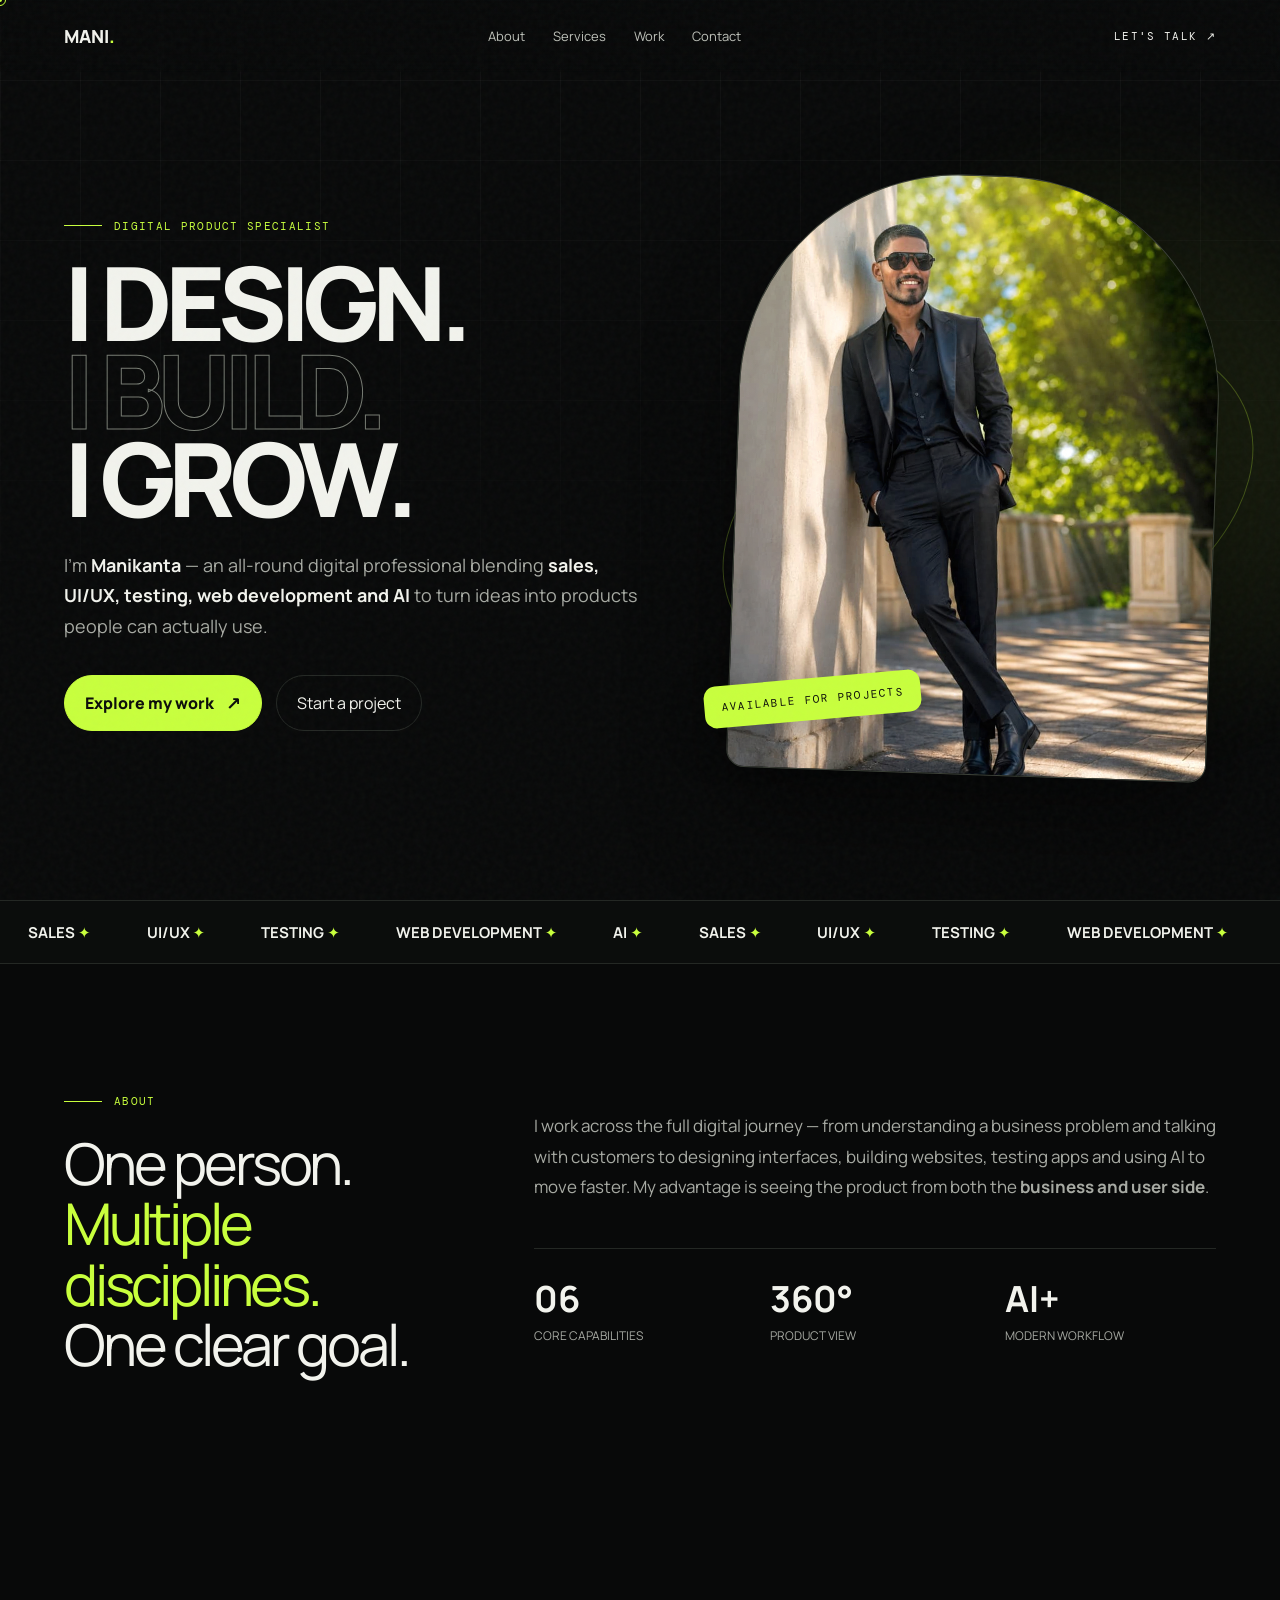
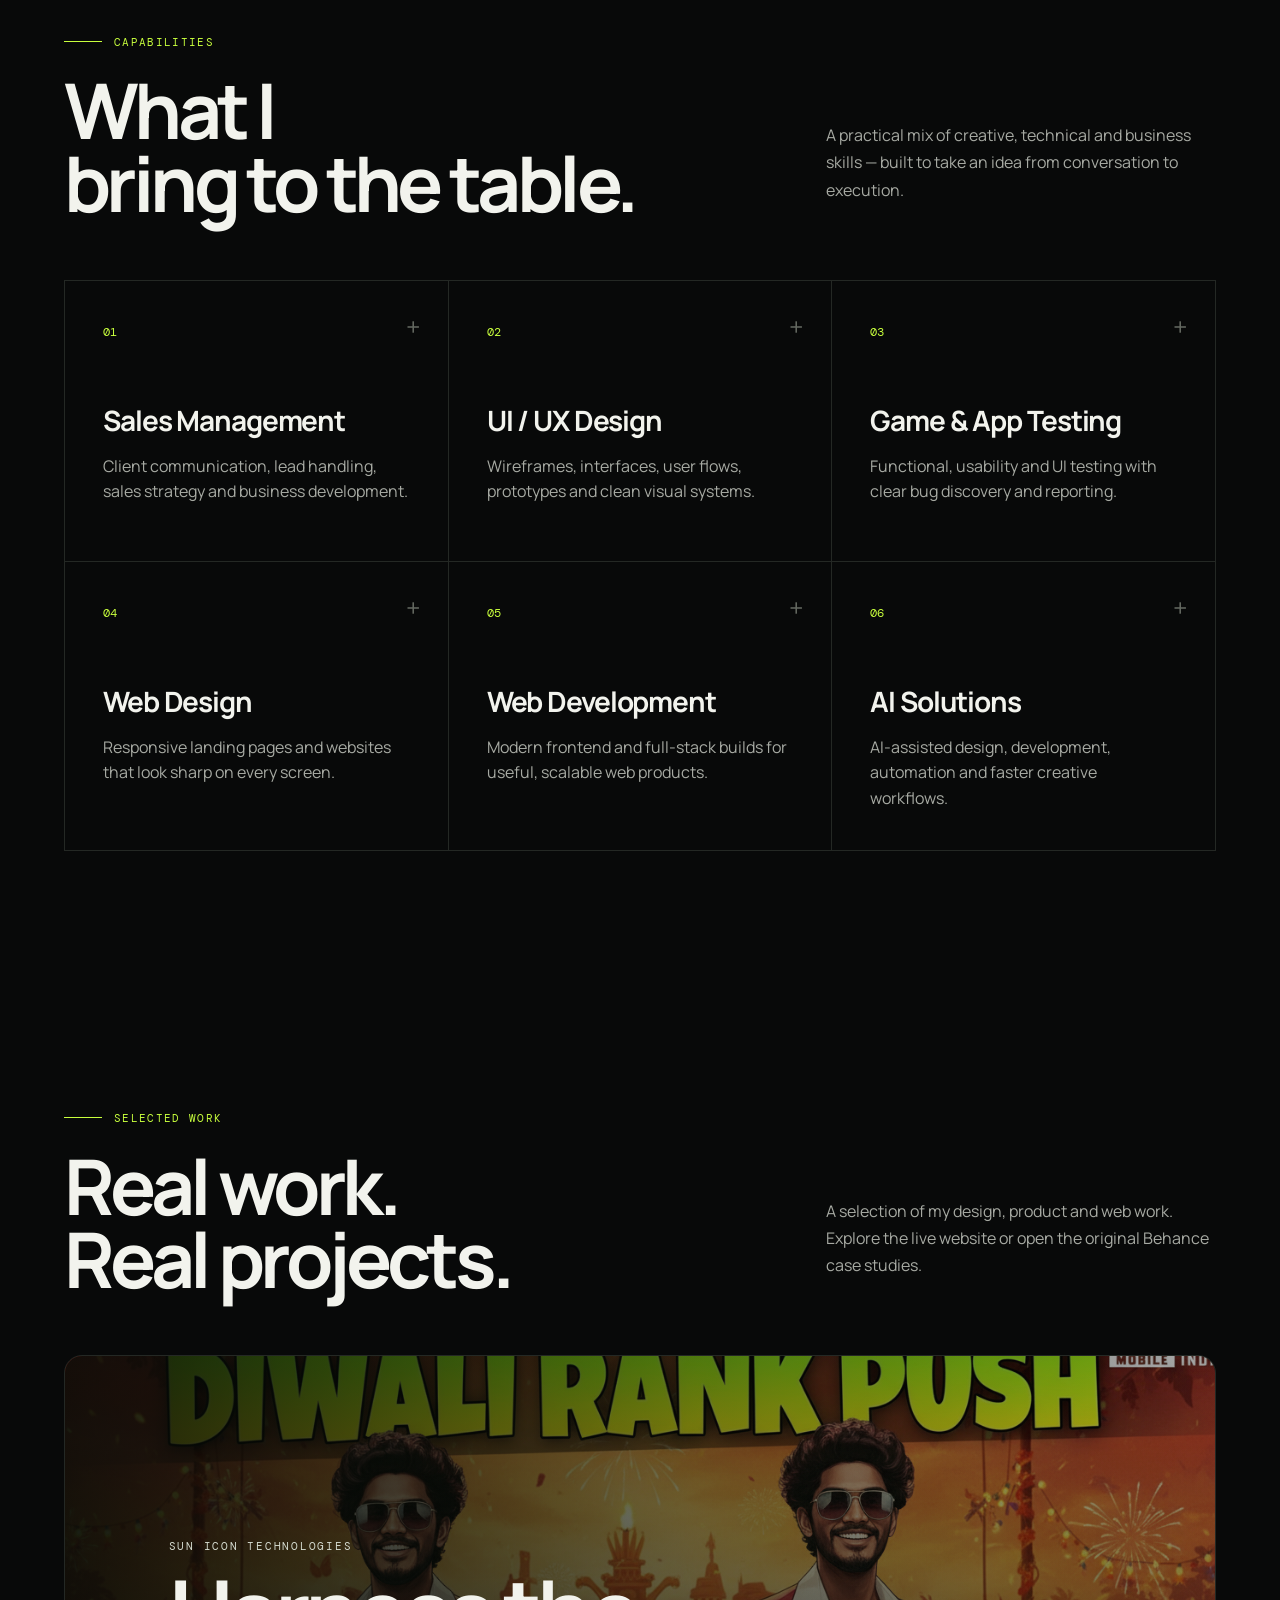
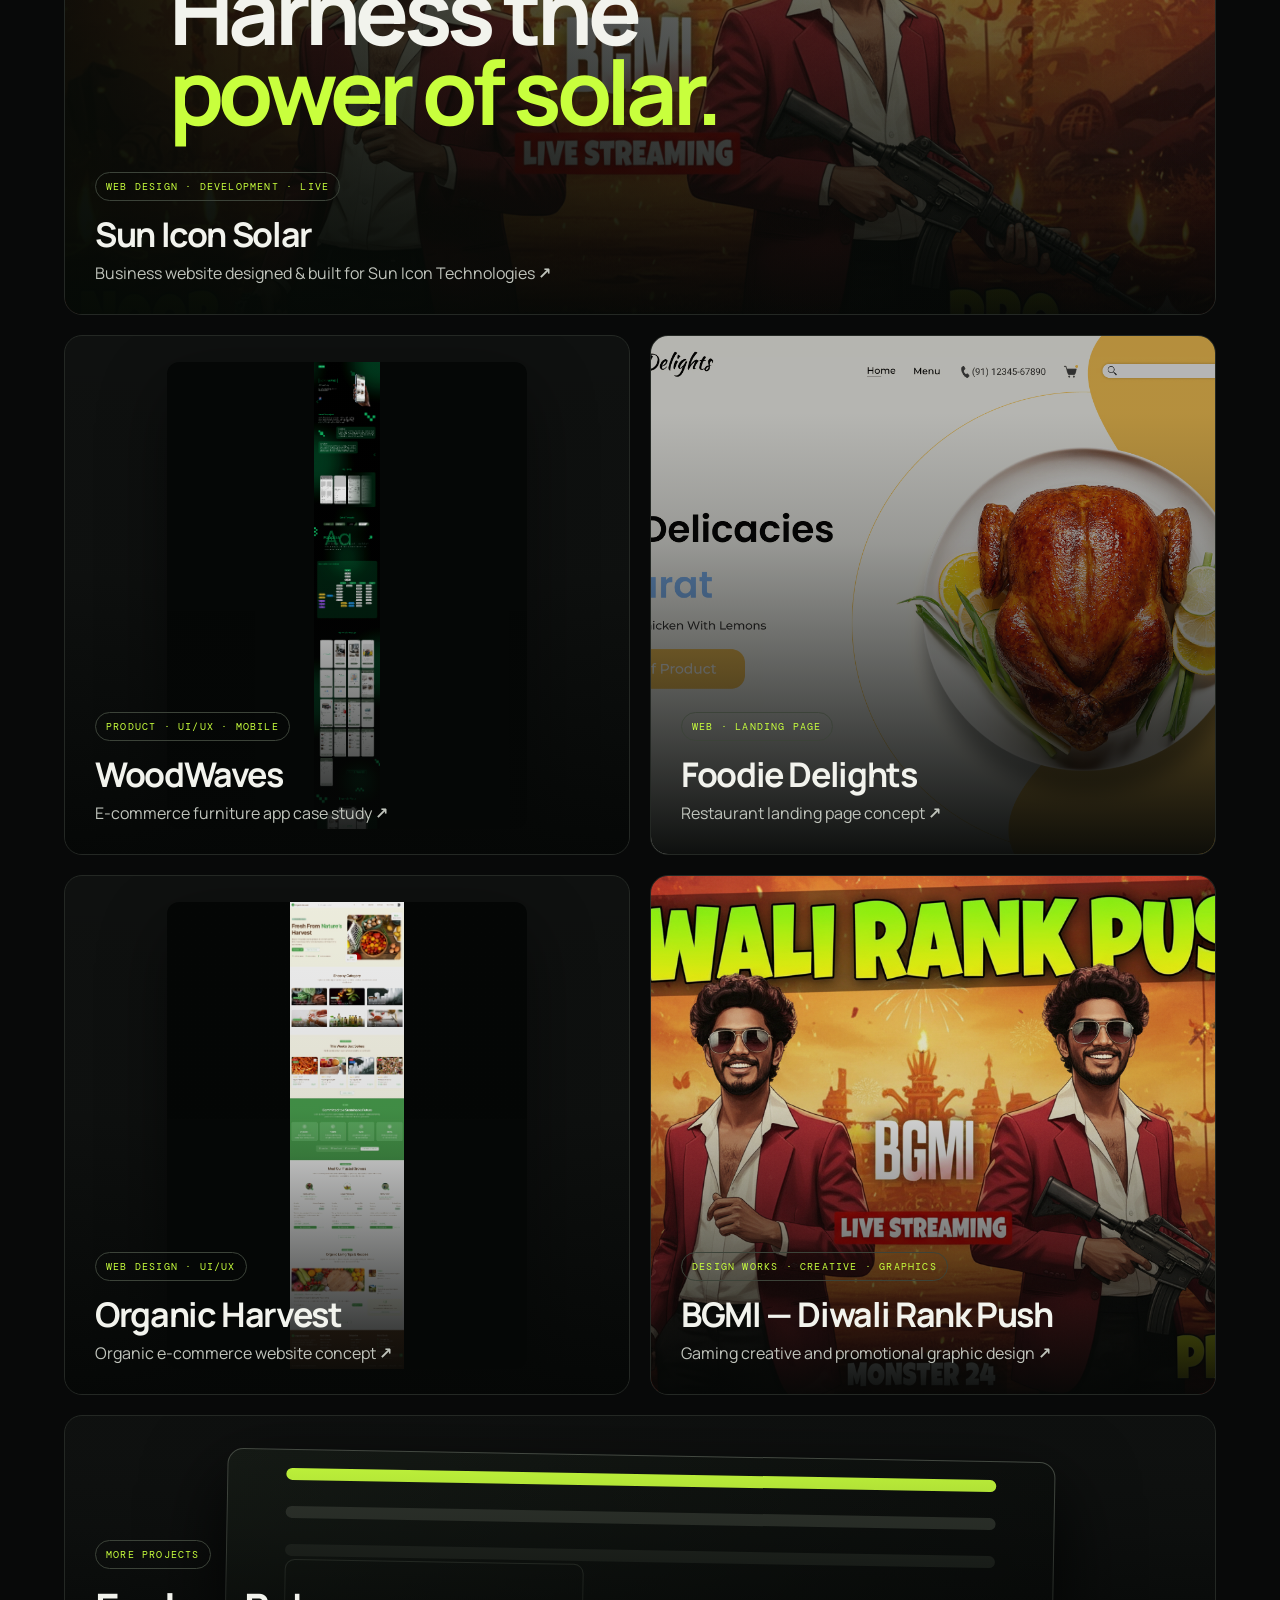
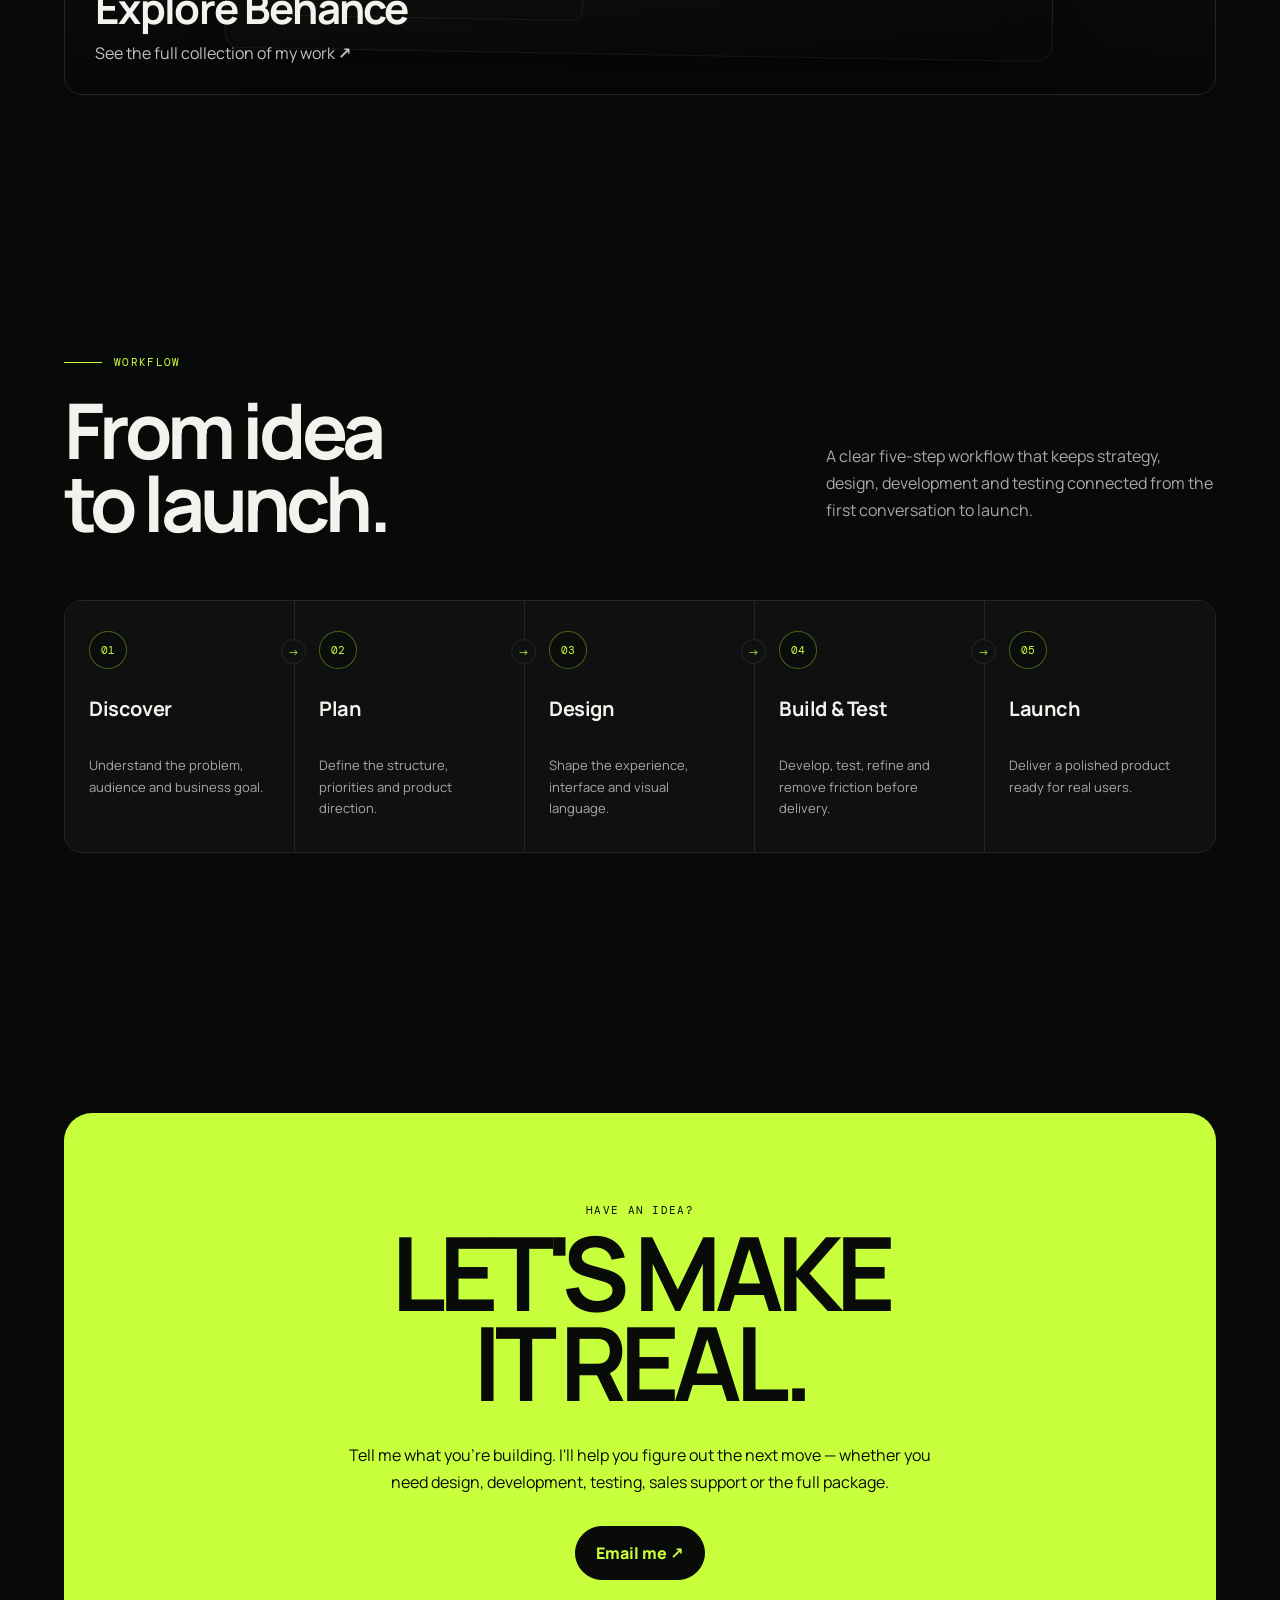
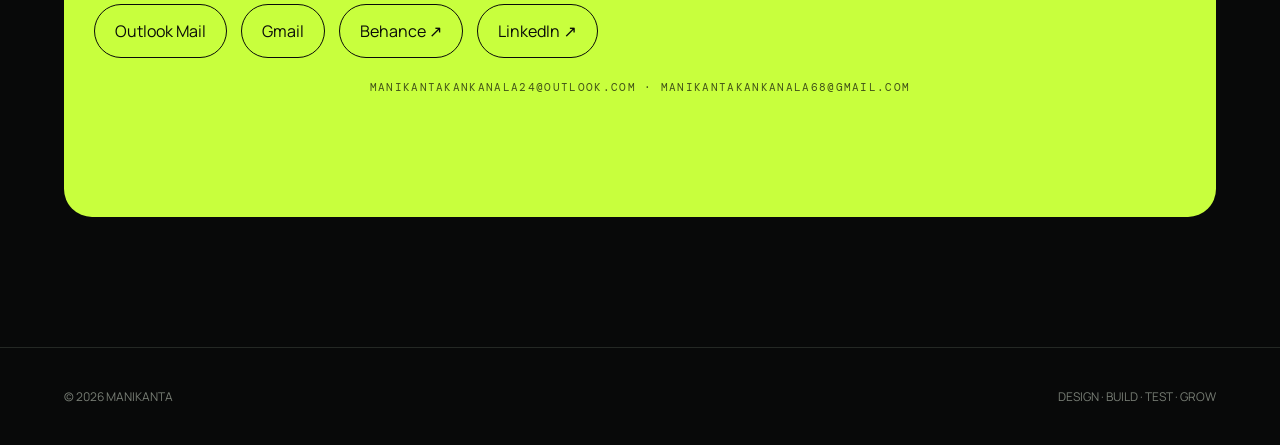
<file: manikanta-creative-portfolio/index.html>
<!DOCTYPE html>
<html lang="en">
<head>
<meta charset="UTF-8">
<meta name="viewport" content="width=device-width, initial-scale=1.0">
<title>Manikanta — Digital Product Specialist</title>
<meta name="description" content="Manikanta — Sales, UI/UX, Testing, Web Development and AI-powered digital products.">
<style>
@import url('https://fonts.googleapis.com/css2?family=DM+Mono:wght@400;500&family=Manrope:wght@400;500;600;700;800&display=swap');
:root{--bg:#080909;--panel:#101211;--text:#f2f3ed;--muted:#a7aaa3;--line:#242824;--accent:#c8ff3d;--accent2:#e7ff9e}
*{box-sizing:border-box}html{scroll-behavior:smooth}body{margin:0;background:var(--bg);color:var(--text);font-family:Manrope,system-ui,sans-serif;overflow-x:hidden;cursor:none}
a{color:inherit;text-decoration:none}.mono{font-family:"DM Mono",monospace;text-transform:uppercase;letter-spacing:.12em;font-size:11px}
.cursor{position:fixed;z-index:1000;width:12px;height:12px;border:1px solid var(--accent);border-radius:50%;pointer-events:none;transform:translate(-50%,-50%);transition:width .25s,height .25s,background .25s}.cursor-dot{position:fixed;z-index:1001;width:4px;height:4px;background:var(--accent);border-radius:50%;pointer-events:none;transform:translate(-50%,-50%)}
body.hovering .cursor{width:42px;height:42px;background:rgba(200,255,61,.12)}
.noise{position:fixed;inset:0;z-index:99;pointer-events:none;opacity:.035;background-image:url("data:image/svg+xml,%3Csvg viewBox='0 0 180 180' xmlns='http://www.w3.org/2000/svg'%3E%3Cfilter id='n'%3E%3CfeTurbulence type='fractalNoise' baseFrequency='.9' numOctaves='4' stitchTiles='stitch'/%3E%3C/filter%3E%3Crect width='100%25' height='100%25' filter='url(%23n)'/%3E%3C/svg%3E")}
nav{position:fixed;z-index:90;top:0;left:0;right:0;display:flex;align-items:center;justify-content:space-between;padding:24px 5vw;background:linear-gradient(#080909ee,transparent);backdrop-filter:blur(5px)}
.logo{font-weight:800;font-size:18px}.logo span{color:var(--accent)}nav .links{display:flex;gap:28px;color:#bfc2ba;font-size:13px}nav .links a{transition:.25s}nav .links a:hover{color:var(--accent)}
.hero{min-height:100svh;position:relative;display:grid;place-items:center;padding:130px 5vw 80px;overflow:hidden}
.grid{position:absolute;inset:0;background-image:linear-gradient(rgba(255,255,255,.035) 1px,transparent 1px),linear-gradient(90deg,rgba(255,255,255,.035) 1px,transparent 1px);background-size:80px 80px;mask-image:linear-gradient(to bottom,#000,transparent 85%)}
.glow{position:absolute;width:55vw;height:55vw;right:-15vw;top:10vh;background:radial-gradient(circle,rgba(200,255,61,.13),transparent 65%);filter:blur(20px);animation:pulse 7s ease-in-out infinite}
@keyframes pulse{50%{transform:scale(1.08);opacity:.65}}
.hero-inner{width:min(1250px,100%);display:grid;grid-template-columns:1.08fr .92fr;gap:5vw;align-items:center;position:relative;z-index:2}
.eyebrow{display:flex;align-items:center;gap:12px;color:var(--accent);margin-bottom:25px}.eyebrow i{display:block;width:38px;height:1px;background:var(--accent)}
h1{font-size:clamp(55px,8vw,122px);line-height:.86;letter-spacing:-.07em;margin:0 0 28px;font-weight:800}
h1 .outline{color:transparent;-webkit-text-stroke:1px #777c73}
.hero-copy{max-width:650px;color:var(--muted);font-size:18px;line-height:1.7}.hero-copy b{color:var(--text)}
.ctas{display:flex;gap:14px;margin-top:34px;flex-wrap:wrap}.btn{display:inline-flex;align-items:center;gap:12px;padding:15px 20px;border:1px solid var(--line);border-radius:999px;transition:transform .25s,background .25s,color .25s}.btn.primary{background:var(--accent);color:#0b0d09;border-color:var(--accent);font-weight:800}.btn:hover{transform:translateY(-3px)}.btn .arrow{font-size:18px}
.photo-wrap{position:relative;justify-self:end;width:min(480px,100%);perspective:1200px}
.photo-frame{position:relative;aspect-ratio:4/5;border-radius:220px 220px 18px 18px;overflow:hidden;border:1px solid #3b4037;box-shadow:0 40px 90px rgba(0,0,0,.55);transform:rotate(2deg);transition:transform .2s ease-out}
.photo-frame:after{content:"";position:absolute;inset:0;background:linear-gradient(135deg,rgba(200,255,61,.14),transparent 35%,transparent 65%,rgba(0,0,0,.35));mix-blend-mode:screen}
.photo{width:100%;height:100%;object-fit:cover;object-position:center;display:block;filter:saturate(.92) contrast(1.04)}
.photo-tag{position:absolute;left:-32px;bottom:55px;background:var(--accent);color:#0b0d09;padding:14px 17px;border-radius:12px;z-index:3;box-shadow:0 15px 40px rgba(0,0,0,.4);transform:rotate(-5deg)}
.orbit{position:absolute;width:115%;height:55%;border:1px solid rgba(200,255,61,.3);border-radius:50%;right:-10%;top:28%;transform:rotate(-20deg);animation:orbit 10s linear infinite}.orbit:before{content:"";position:absolute;width:9px;height:9px;background:var(--accent);border-radius:50%;top:5%;left:20%;box-shadow:0 0 30px var(--accent)}
@keyframes orbit{to{transform:rotate(340deg)}}
.marquee{border-block:1px solid var(--line);overflow:hidden;white-space:nowrap;padding:20px 0;background:#0b0d0c}.track{display:inline-block;animation:marquee 28s linear infinite}.track span{font-size:15px;font-weight:700;margin:0 28px}.track b{color:var(--accent)}@keyframes marquee{to{transform:translateX(-50%)}}
section{padding:130px 5vw}.container{width:min(1250px,100%);margin:auto}.section-head{display:flex;justify-content:space-between;gap:30px;align-items:end;margin-bottom:60px}.section-title{font-size:clamp(42px,6vw,78px);line-height:.95;letter-spacing:-.06em;margin:0}.section-desc{max-width:390px;color:var(--muted);line-height:1.7}
.services{display:grid;grid-template-columns:repeat(3,1fr);gap:1px;background:var(--line);border:1px solid var(--line)}.service{background:var(--bg);padding:38px;min-height:280px;position:relative;transition:background .35s,transform .35s}.service:hover{background:#111510;transform:translateY(-5px);z-index:2}.num{color:var(--accent);font-family:"DM Mono";font-size:12px}.service h3{font-size:28px;margin:60px 0 15px;letter-spacing:-.04em}.service p{color:var(--muted);line-height:1.6;margin:0}.service .plus{position:absolute;right:28px;top:28px;font-size:25px;color:#62675f;transition:.3s}.service:hover .plus{color:var(--accent);transform:rotate(90deg)}
.showcase-grid{display:grid;grid-template-columns:repeat(2,minmax(0,1fr));gap:20px}.project{background:#0f1110;border:1px solid var(--line);border-radius:18px;overflow:hidden;min-height:430px;position:relative;display:flex;align-items:flex-end;padding:30px;transition:transform .4s,border-color .4s;isolation:isolate}.project:hover{transform:translateY(-8px);border-color:#59604f}.featured-project{grid-column:1 / -1;min-height:560px}.project-bg{position:absolute;inset:0;overflow:hidden}.ui-mock{position:absolute;inset:9%;border:1px solid #454b43;border-radius:16px;background:linear-gradient(135deg,#151a15,#0a0c0b);box-shadow:0 30px 80px #000;transform:rotate(-4deg);transition:.6s}.project:hover .ui-mock{transform:rotate(0) scale(1.04)}.ui-mock:before{content:"";position:absolute;left:7%;right:7%;top:9%;height:12px;background:var(--accent);border-radius:8px;box-shadow:0 38px 0 #30352e,0 76px 0 #242923}.ui-mock:after{content:"";position:absolute;left:7%;width:36%;top:55%;height:28%;border:1px solid #343a32;border-radius:10px}.project-img{position:absolute;inset:0;width:100%;height:100%;object-fit:cover;object-position:center;opacity:.72;filter:saturate(.9) contrast(1.05);transition:transform .7s ease,opacity .5s}.project-img.portrait{inset:5% 18%;width:64%;height:90%;object-fit:contain;object-position:center;background:#0b0d0c;border-radius:12px;box-shadow:0 25px 70px rgba(0,0,0,.55);opacity:.95}.project-img.landscape{object-fit:cover}.project.portrait-project{min-height:520px}.project.portrait-project:after{background:linear-gradient(180deg,rgba(5,7,6,.02) 0%,rgba(5,7,6,.08) 45%,rgba(5,7,6,.96) 100%)}.project:after{content:"";position:absolute;inset:0;background:linear-gradient(180deg,rgba(5,7,6,.04) 15%,rgba(5,7,6,.2) 40%,rgba(5,7,6,.95) 100%);z-index:-0}.project:hover .project-img{transform:scale(1.06);opacity:.9}.project-content{position:relative;z-index:2}.project-content h3{font-size:34px;margin:10px 0 5px;letter-spacing:-.04em}.design-project{min-height:520px}.design-img{object-fit:cover;object-position:center;opacity:.95}.design-project:after{background:linear-gradient(180deg,rgba(5,7,6,.02) 10%,rgba(5,7,6,.12) 45%,rgba(5,7,6,.96) 100%)}.project-content p{color:#c0c4bc;margin:0}.project .pill{display:inline-block;border:1px solid #3c4339;padding:7px 10px;border-radius:999px;font-size:10px;color:var(--accent)}.featured-overlay{position:absolute;inset:0;display:flex;flex-direction:column;justify-content:center;padding:8% 9%;z-index:1;background:linear-gradient(90deg,rgba(5,10,6,.88),rgba(5,10,6,.35) 55%,rgba(5,10,6,.08))}.small-label{font-size:11px;letter-spacing:.16em;color:#d4dacf}.featured-title{font-size:clamp(44px,7vw,92px);font-weight:700;line-height:.9;letter-spacing:-.06em;margin-top:18px}.featured-title span{color:var(--accent)}.creative-bg{background:radial-gradient(circle at 75% 25%,rgba(200,255,61,.18),transparent 30%),linear-gradient(135deg,#151914,#090b0a)}.creative-mark{position:absolute;right:12%;top:15%;font-size:110px;color:var(--accent);opacity:.12}.creative-copy{position:absolute;left:11%;top:18%;display:flex;flex-direction:column;gap:18px}.creative-copy strong{font-size:clamp(42px,5vw,72px);line-height:.88;letter-spacing:-.06em}.behance-card{min-height:280px;grid-column:1 / -1}.behance-card .project-content h3{font-size:42px}
.about{display:grid;grid-template-columns:.7fr 1.3fr;gap:8vw;align-items:start}.about-big{font-size:clamp(35px,4.5vw,62px);line-height:1.05;letter-spacing:-.055em;margin:0}.about-big em{color:var(--accent);font-style:normal}.about-text{color:var(--muted);font-size:17px;line-height:1.8}.stats{display:grid;grid-template-columns:repeat(3,1fr);gap:25px;margin-top:45px;border-top:1px solid var(--line);padding-top:25px}.stat strong{font-size:36px;display:block}.stat span{font-size:12px;color:var(--muted)}
.process{display:grid;grid-template-columns:repeat(5,minmax(0,1fr));border:1px solid var(--line);border-radius:18px;overflow:hidden;background:#0f1110}.step{position:relative;padding:30px 24px 32px;min-height:250px;border-right:1px solid var(--line);display:flex;flex-direction:column;align-items:flex-start;background:#0f1110;transition:background .3s,transform .3s}.step:last-child{border-right:0}.step:hover{background:#131713}.step .num{display:flex;align-items:center;justify-content:center;width:38px;height:38px;border:1px solid rgba(200,255,61,.35);border-radius:50%;font-size:11px;background:#0b0d0c;flex:0 0 auto}.step h4{font-size:20px;line-height:1.15;margin:28px 0 12px;letter-spacing:-.02em;min-height:46px}.step p{font-size:13px;color:var(--muted);line-height:1.65;margin:0;max-width:190px}.step:not(:last-child):after{content:"→";position:absolute;right:-12px;top:38px;width:23px;height:23px;display:flex;align-items:center;justify-content:center;background:#0f1110;border:1px solid var(--line);border-radius:50%;font-size:11px;color:var(--accent);z-index:2}
.contact{position:relative;overflow:hidden;text-align:center;background:#c8ff3d;color:#090b08;border-radius:28px;padding:90px 30px}.contact h2{font-size:clamp(50px,8vw,110px);line-height:.88;letter-spacing:-.07em;margin:10px 0 35px}.contact p{max-width:600px;margin:auto auto 30px;line-height:1.7}.contact .btn{border-color:#090b08}.contact .btn.primary{background:#090b08;color:var(--accent)}
footer{padding:40px 5vw;border-top:1px solid var(--line);display:flex;justify-content:space-between;color:#777d74;font-size:12px}.reveal{opacity:0;transform:translateY(35px);transition:opacity .8s cubic-bezier(.2,.7,.2,1),transform .8s cubic-bezier(.2,.7,.2,1)}.reveal.visible{opacity:1;transform:none}
@media(max-width:900px){.showcase-grid{grid-template-columns:1fr}.featured-project{grid-column:auto;min-height:460px}.behance-card{grid-column:auto}.featured-title{font-size:clamp(42px,12vw,68px)}body{cursor:auto}.cursor,.cursor-dot{display:none}nav .links{display:none}.hero-inner,.about{grid-template-columns:1fr}.photo-wrap{justify-self:center;max-width:430px}.hero{padding-top:120px}.services{grid-template-columns:1fr}.process{grid-template-columns:1fr}.step{border-right:0;border-bottom:1px solid var(--line);min-height:auto;padding:26px 24px 30px}.step:last-child{border-bottom:0}.step h4{min-height:0;margin:20px 0 10px}.step p{max-width:none}.step:not(:last-child):after{content:"↓";right:22px;top:auto;bottom:-12px}.section-head{display:block}.section-desc{margin-top:20px}.stats{grid-template-columns:1fr 1fr}.photo-tag{left:0}.project.big{min-height:430px}}
@media(max-width:520px){section{padding:90px 5vw}h1{font-size:55px}.hero-copy{font-size:15px}.stats{grid-template-columns:1fr}.contact{padding:65px 20px}.contact h2{font-size:56px}footer{display:block;line-height:2}}
</style>
</head>
<body>
<div class="noise"></div><div class="cursor"></div><div class="cursor-dot"></div>
<nav><a class="logo" href="#">MANI<span>.</span></a><div class="links"><a href="#about">About</a><a href="#services">Services</a><a href="#work">Work</a><a href="#contact">Contact</a></div><a class="mono" href="#contact">Let's talk ↗</a></nav>

<main>
<section class="hero">
<div class="grid"></div><div class="glow"></div>
<div class="hero-inner">
<div class="reveal">
<div class="eyebrow mono"><i></i> Digital Product Specialist</div>
<h1>I DESIGN.<br><span class="outline">I BUILD.</span><br>I GROW.</h1>
<p class="hero-copy">I'm <b>Manikanta</b> — an all-round digital professional blending <b>sales, UI/UX, testing, web development and AI</b> to turn ideas into products people can actually use.</p>
<div class="ctas"><a class="btn primary magnetic" href="#work">Explore my work <span class="arrow">↗</span></a><a class="btn magnetic" href="#contact">Start a project</a></div>
</div>
<div class="photo-wrap reveal" id="photoWrap">
<div class="orbit"></div>
<div class="photo-frame" id="photoFrame"><img class="photo" src="assets/profile.jpeg" alt="Manikanta"></div>
<div class="photo-tag mono">Available for projects</div>
</div>
</div>
</section>

<div class="marquee"><div class="track"><span>SALES <b>✦</b></span><span>UI/UX <b>✦</b></span><span>TESTING <b>✦</b></span><span>WEB DEVELOPMENT <b>✦</b></span><span>AI <b>✦</b></span><span>SALES <b>✦</b></span><span>UI/UX <b>✦</b></span><span>TESTING <b>✦</b></span><span>WEB DEVELOPMENT <b>✦</b></span><span>AI <b>✦</b></span></div></div>

<section id="about"><div class="container about">
<div class="reveal"><div class="eyebrow mono"><i></i> About</div><p class="about-big">One person.<br><em>Multiple disciplines.</em><br>One clear goal.</p></div>
<div class="reveal"><p class="about-text">I work across the full digital journey — from understanding a business problem and talking with customers to designing interfaces, building websites, testing apps and using AI to move faster. My advantage is seeing the product from both the <b>business and user side</b>.</p>
<div class="stats"><div class="stat"><strong>06</strong><span>CORE CAPABILITIES</span></div><div class="stat"><strong>360°</strong><span>PRODUCT VIEW</span></div><div class="stat"><strong>AI+</strong><span>MODERN WORKFLOW</span></div></div></div>
</div></section>

<section id="services"><div class="container"><div class="section-head reveal"><div><div class="eyebrow mono"><i></i> Capabilities</div><h2 class="section-title">What I<br>bring to the table.</h2></div><p class="section-desc">A practical mix of creative, technical and business skills — built to take an idea from conversation to execution.</p></div>
<div class="services reveal">
<div class="service"><span class="num">01</span><span class="plus">+</span><h3>Sales Management</h3><p>Client communication, lead handling, sales strategy and business development.</p></div>
<div class="service"><span class="num">02</span><span class="plus">+</span><h3>UI / UX Design</h3><p>Wireframes, interfaces, user flows, prototypes and clean visual systems.</p></div>
<div class="service"><span class="num">03</span><span class="plus">+</span><h3>Game & App Testing</h3><p>Functional, usability and UI testing with clear bug discovery and reporting.</p></div>
<div class="service"><span class="num">04</span><span class="plus">+</span><h3>Web Design</h3><p>Responsive landing pages and websites that look sharp on every screen.</p></div>
<div class="service"><span class="num">05</span><span class="plus">+</span><h3>Web Development</h3><p>Modern frontend and full-stack builds for useful, scalable web products.</p></div>
<div class="service"><span class="num">06</span><span class="plus">+</span><h3>AI Solutions</h3><p>AI-assisted design, development, automation and faster creative workflows.</p></div>
</div></div></section>

<section id="work"><div class="container"><div class="section-head reveal"><div><div class="eyebrow mono"><i></i> Selected work</div><h2 class="section-title">Real work.<br>Real projects.</h2></div><p class="section-desc">A selection of my design, product and web work. Explore the live website or open the original Behance case studies.</p></div>
<div class="showcase-grid">
<a class="project featured-project reveal" href="https://www.suniconsolar.com/" target="_blank" rel="noopener"><div class="project-bg"><img class="project-img" src="assets/solar.jpg" alt="Sun Icon Solar website"><div class="featured-overlay"><span class="mono small-label">SUN ICON TECHNOLOGIES</span><div class="featured-title">Harness the<br><span>power of solar.</span></div></div></div><div class="project-content"><span class="pill mono">WEB DESIGN · DEVELOPMENT · LIVE</span><h3>Sun Icon Solar</h3><p>Business website designed & built for Sun Icon Technologies <b>↗</b></p></div></a>
<a class="project portrait-project reveal" href="https://www.behance.net/gallery/199093803/WoodWaves-Furniture-%28-e-commerce-app%29" target="_blank" rel="noopener"><img class="project-img portrait" src="assets/woodwaves.png" alt="WoodWaves Furniture app"><div class="project-content"><span class="pill mono">PRODUCT · UI/UX · MOBILE</span><h3>WoodWaves</h3><p>E-commerce furniture app case study <b>↗</b></p></div></a>
<a class="project reveal" href="https://www.behance.net/gallery/180181639/Foodie-Delights-%28-Landing-page-%29" target="_blank" rel="noopener"><img class="project-img landscape" src="assets/foodie.jpg" alt="Foodie Delights landing page"><div class="project-content"><span class="pill mono">WEB · LANDING PAGE</span><h3>Foodie Delights</h3><p>Restaurant landing page concept <b>↗</b></p></div></a>
<a class="project portrait-project reveal" href="#" aria-label="Organic Harvest project"><img class="project-img portrait" src="assets/organic.jpg" alt="Organic Harvest website project"><div class="project-content"><span class="pill mono">WEB DESIGN · UI/UX</span><h3>Organic Harvest</h3><p>Organic e-commerce website concept <b>↗</b></p></div></a>
<a class="project design-project reveal" href="https://www.behance.net/gallery/199362571/Ganesha-Chaturthi-Poster-Design-Assignment" target="_blank" rel="noopener"><img class="project-img design-img" src="assets/bgmi.png" alt="BGMI Diwali Rank Push design work"><div class="project-content"><span class="pill mono">DESIGN WORKS · CREATIVE · GRAPHICS</span><h3>BGMI — Diwali Rank Push</h3><p>Gaming creative and promotional graphic design <b>↗</b></p></div></a>
<a class="project behance-card reveal" href="https://www.behance.net/manikankanala" target="_blank" rel="noopener"><div class="project-bg"><div class="ui-mock" style="inset:14%;transform:rotate(1deg)"></div></div><div class="project-content"><span class="pill mono">MORE PROJECTS</span><h3>Explore Behance</h3><p>See the full collection of my work <b>↗</b></p></div></a>
</div></div></section>

<section id="process"><div class="container"><div class="section-head reveal"><div><div class="eyebrow mono"><i></i> Workflow</div><h2 class="section-title">From idea<br>to launch.</h2></div><p class="section-desc">A clear five-step workflow that keeps strategy, design, development and testing connected from the first conversation to launch.</p></div>
<div class="process reveal">
<div class="step"><span class="num">01</span><h4>Discover</h4><p>Understand the problem, audience and business goal.</p></div>
<div class="step"><span class="num">02</span><h4>Plan</h4><p>Define the structure, priorities and product direction.</p></div>
<div class="step"><span class="num">03</span><h4>Design</h4><p>Shape the experience, interface and visual language.</p></div>
<div class="step"><span class="num">04</span><h4>Build & Test</h4><p>Develop, test, refine and remove friction before delivery.</p></div>
<div class="step"><span class="num">05</span><h4>Launch</h4><p>Deliver a polished product ready for real users.</p></div>
</div></div></section>

<section id="contact"><div class="container"><div class="contact reveal"><div class="mono">Have an idea?</div><h2>LET'S MAKE<br>IT REAL.</h2><p>Tell me what you're building. I'll help you figure out the next move — whether you need design, development, testing, sales support or the full package.</p><a class="btn primary magnetic" href="mailto:manikantakankanala24@outlook.com">Email me ↗</a><div style="display:flex;flex-wrap:wrap;gap:14px;margin-top:24px"><a class="btn" href="mailto:manikantakankanala24@outlook.com">Outlook Mail</a><a class="btn" href="mailto:manikantakankanala68@gmail.com">Gmail</a><a class="btn" href="https://www.behance.net/manikankanala" target="_blank" rel="noopener">Behance ↗</a><a class="btn" href="https://www.linkedin.com/" target="_blank" rel="noopener">LinkedIn ↗</a></div><p class="mono" style="margin-top:20px;font-size:11px;opacity:.7">manikantakankanala24@outlook.com · manikantakankanala68@gmail.com</p></div></div></section>
</main>
<footer><span>© 2026 MANIKANTA</span><span>DESIGN · BUILD · TEST · GROW</span></footer>

<script>
const cursor=document.querySelector('.cursor'),dot=document.querySelector('.cursor-dot');
window.addEventListener('mousemove',e=>{cursor.style.left=e.clientX+'px';cursor.style.top=e.clientY+'px';dot.style.left=e.clientX+'px';dot.style.top=e.clientY+'px'});
document.querySelectorAll('a,.service,.project,.magnetic').forEach(el=>{el.addEventListener('mouseenter',()=>document.body.classList.add('hovering'));el.addEventListener('mouseleave',()=>document.body.classList.remove('hovering'))});
const io=new IntersectionObserver(entries=>entries.forEach(e=>{if(e.isIntersecting)e.target.classList.add('visible')}),{threshold:.12});
document.querySelectorAll('.reveal').forEach(e=>io.observe(e));
const wrap=document.getElementById('photoWrap'), frame=document.getElementById('photoFrame');
wrap.addEventListener('mousemove',e=>{const r=wrap.getBoundingClientRect(),x=(e.clientX-r.left)/r.width-.5,y=(e.clientY-r.top)/r.height-.5;frame.style.transform=`rotateY(${x*10}deg) rotateX(${-y*10}deg) rotate(2deg) translateY(-4px)`});
wrap.addEventListener('mouseleave',()=>frame.style.transform='rotate(2deg)');
document.querySelectorAll('.magnetic').forEach(el=>{el.addEventListener('mousemove',e=>{const r=el.getBoundingClientRect();el.style.transform=`translate(${(e.clientX-r.left-r.width/2)*.12}px,${(e.clientY-r.top-r.height/2)*.12}px)`});el.addEventListener('mouseleave',()=>el.style.transform='')});
window.addEventListener('scroll',()=>{const y=scrollY;document.querySelector('.glow').style.transform=`translateY(${y*.08}px) scale(1.02)`});
</script>
</body>
</html>
</file>
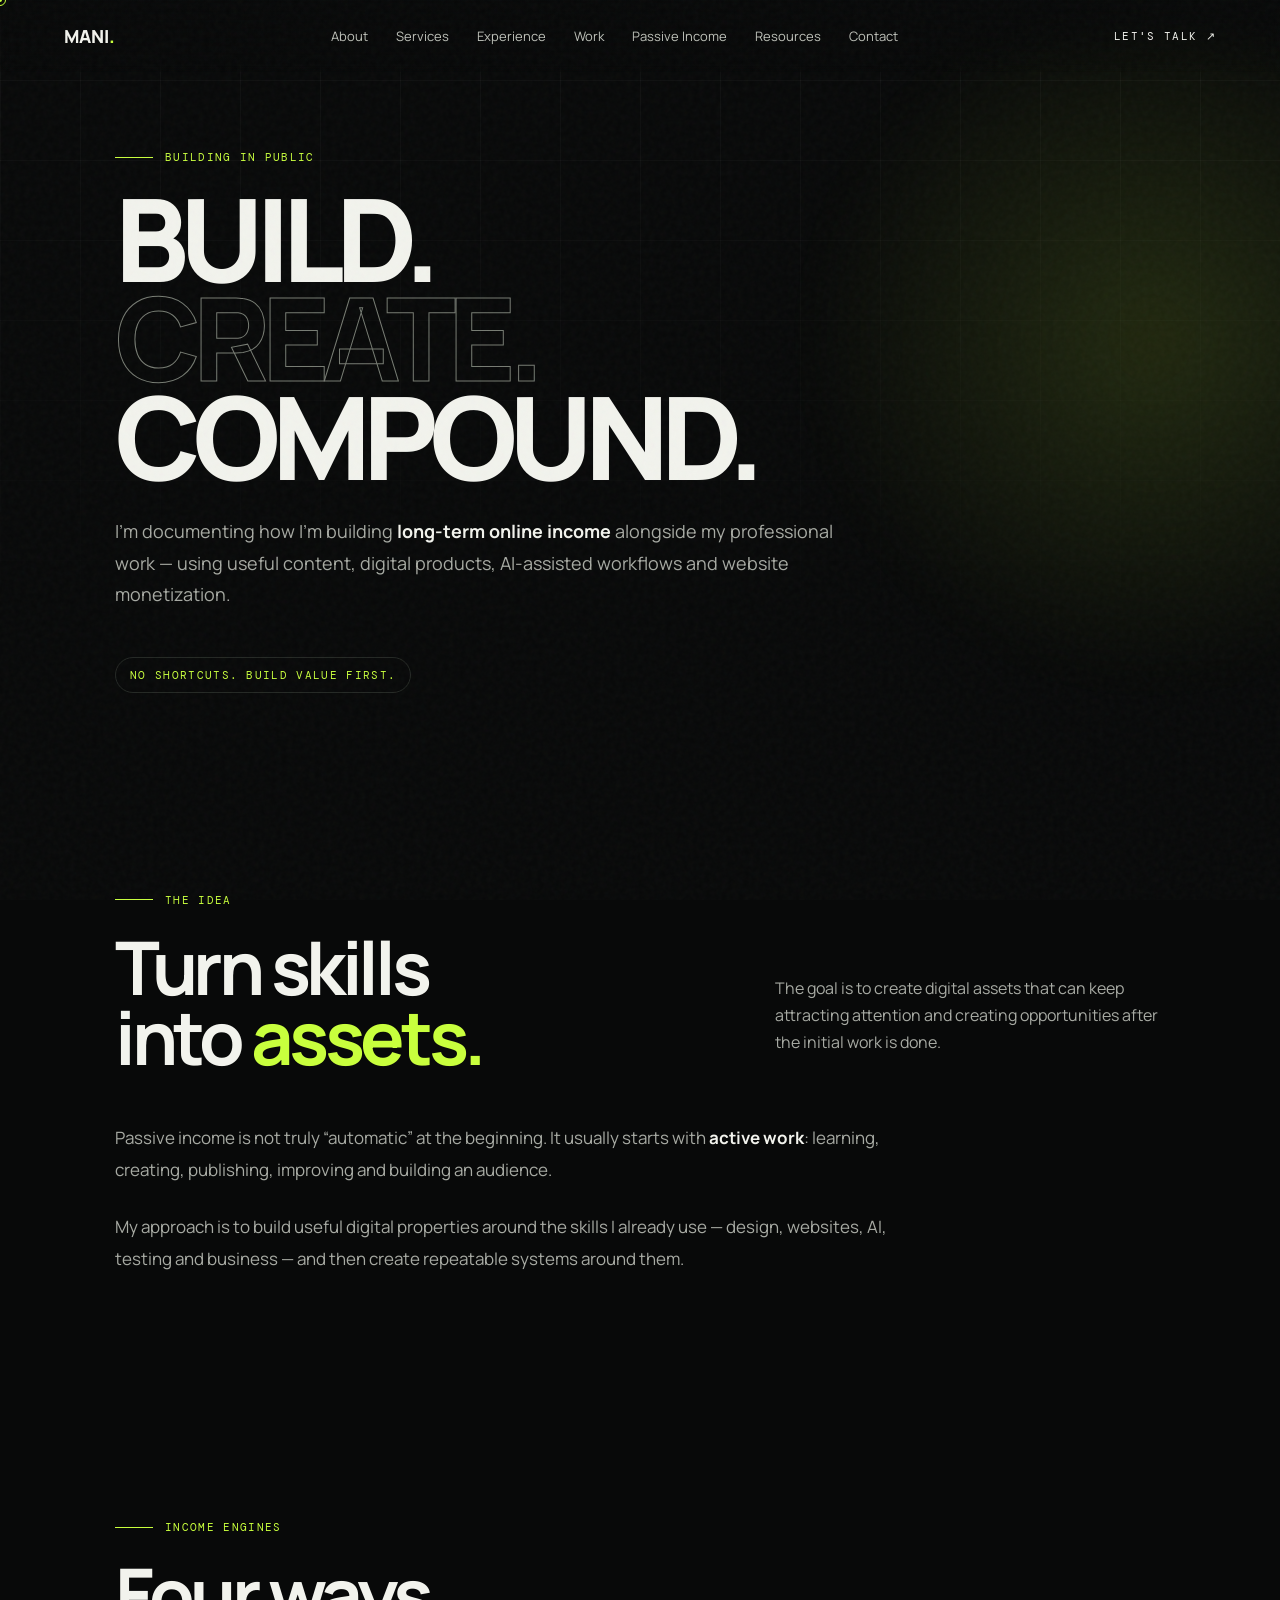
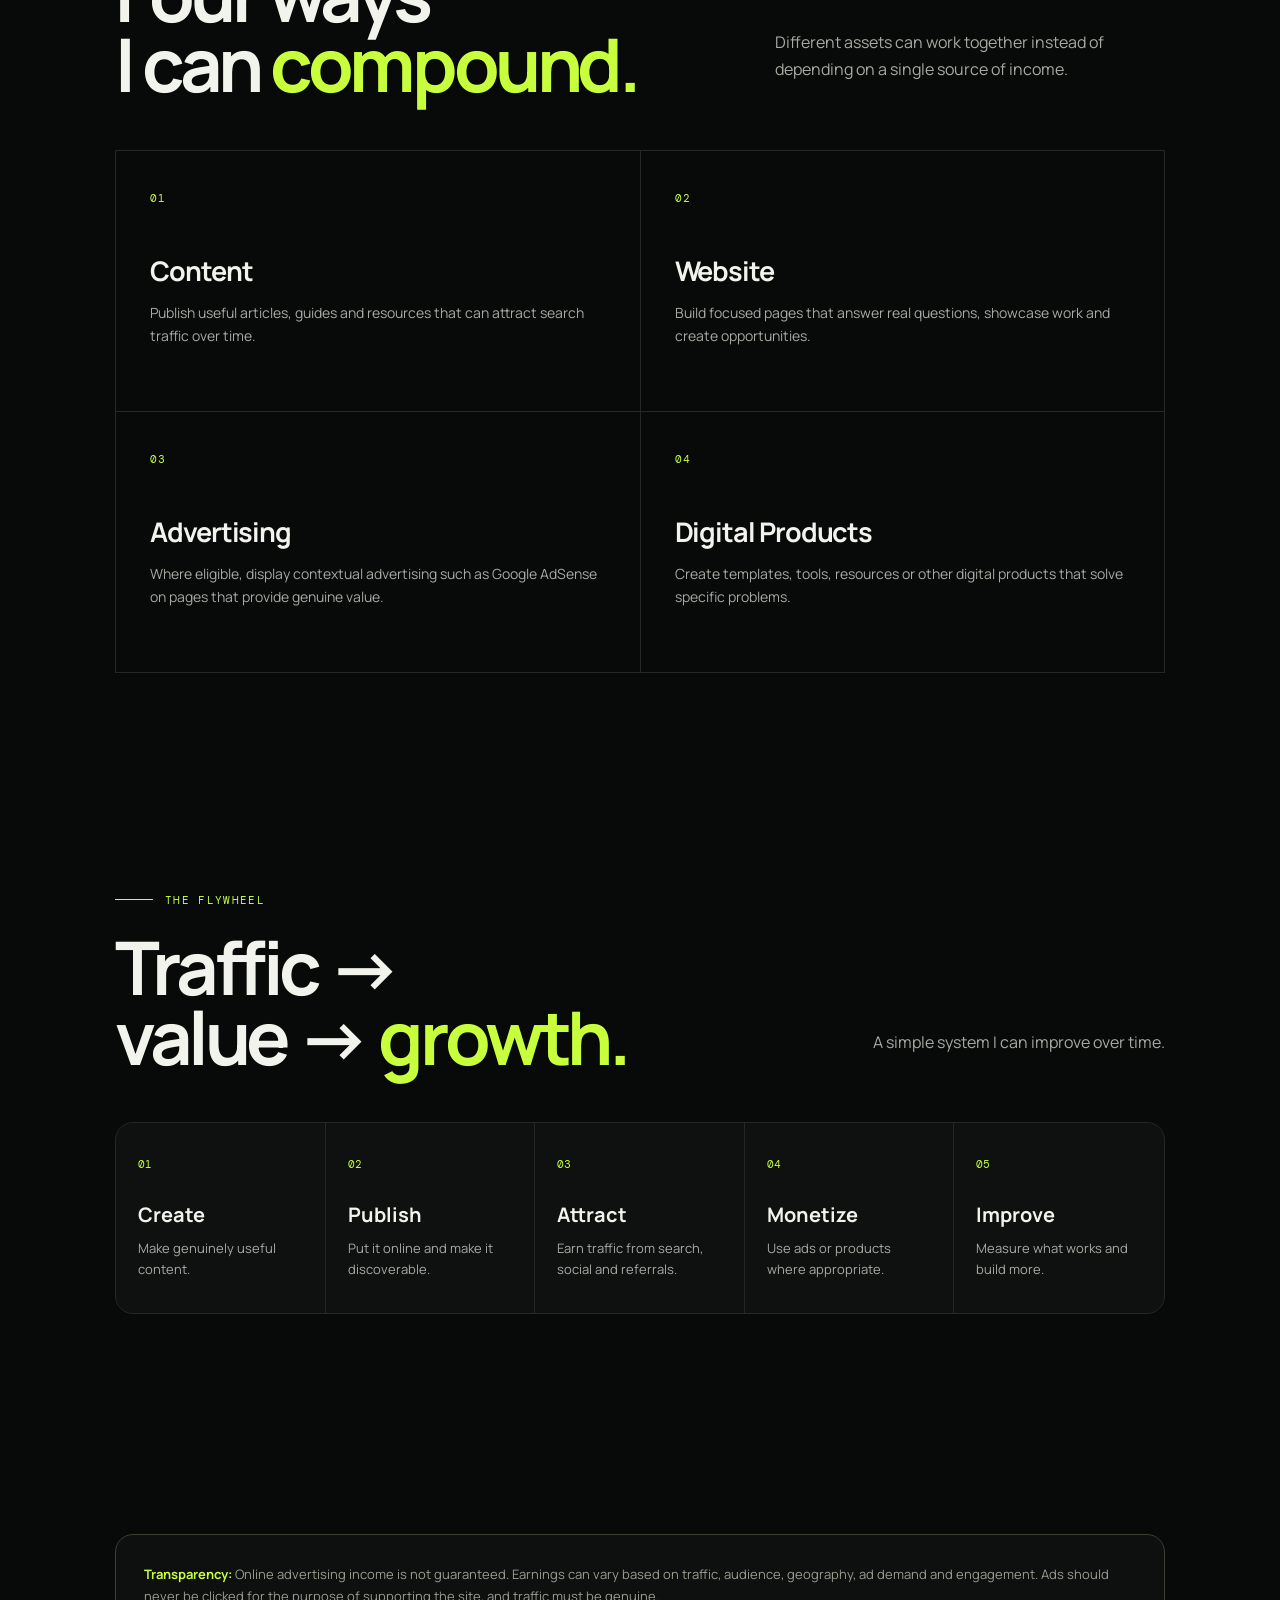
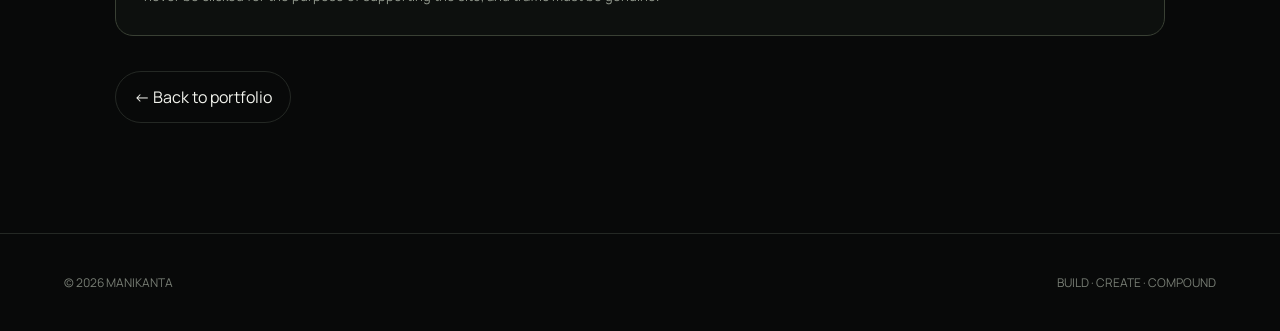
<file: passive-income/index.html>
<!DOCTYPE html>
<html lang="en">
<head>
<meta charset="UTF-8">
<meta name="viewport" content="width=device-width, initial-scale=1.0">
<title>Passive Income — Manikanta</title>
<meta name="description" content="How Manikanta is building long-term online income through useful content, digital products, AI-assisted workflows and website advertising.">
<meta name="author" content="Manikanta">
<meta name="robots" content="index, follow">
<link rel="canonical" href="https://is-cool.online/passive-income/">
<meta name="theme-color" content="#080909">
<style>
@import url('https://fonts.googleapis.com/css2?family=DM+Mono:wght@400;500&family=Manrope:wght@400;500;600;700;800&display=swap');
:root{--bg:#080909;--panel:#101211;--text:#f2f3ed;--muted:#a7aaa3;--line:#242824;--accent:#c8ff3d;--accent2:#e7ff9e}
*{box-sizing:border-box}html{scroll-behavior:smooth}body{margin:0;background:var(--bg);color:var(--text);font-family:Manrope,system-ui,sans-serif;overflow-x:hidden;cursor:none}
a{color:inherit;text-decoration:none}.mono{font-family:"DM Mono",monospace;text-transform:uppercase;letter-spacing:.12em;font-size:11px}
.cursor{position:fixed;z-index:1000;width:12px;height:12px;border:1px solid var(--accent);border-radius:50%;pointer-events:none;transform:translate(-50%,-50%);transition:.25s}.cursor-dot{position:fixed;z-index:1001;width:4px;height:4px;background:var(--accent);border-radius:50%;pointer-events:none;transform:translate(-50%,-50%)}body.hovering .cursor{width:42px;height:42px;background:rgba(200,255,61,.12)}
.noise{position:fixed;inset:0;z-index:99;pointer-events:none;opacity:.035;background-image:url("data:image/svg+xml,%3Csvg viewBox='0 0 180 180' xmlns='http://www.w3.org/2000/svg'%3E%3Cfilter id='n'%3E%3CfeTurbulence type='fractalNoise' baseFrequency='.9' numOctaves='4' stitchTiles='stitch'/%3E%3C/filter%3E%3Crect width='100%25' height='100%25' filter='url(%23n)'/%3E%3C/svg%3E")}
nav{position:fixed;z-index:90;top:0;left:0;right:0;display:flex;align-items:center;justify-content:space-between;padding:24px 5vw;background:linear-gradient(#080909ee,transparent);backdrop-filter:blur(7px)}.logo{font-weight:800;font-size:18px}.logo span{color:var(--accent)}nav .links{display:flex;gap:28px;color:#bfc2ba;font-size:13px}nav .links a{transition:.25s}nav .links a:hover{color:var(--accent)}
.hero{min-height:72svh;position:relative;display:grid;place-items:center;padding:150px 5vw 90px;overflow:hidden}.grid{position:absolute;inset:0;background-image:linear-gradient(rgba(255,255,255,.035) 1px,transparent 1px),linear-gradient(90deg,rgba(255,255,255,.035) 1px,transparent 1px);background-size:80px 80px;mask-image:linear-gradient(to bottom,#000,transparent 90%)}.glow{position:absolute;width:60vw;height:60vw;right:-20vw;top:-5vh;background:radial-gradient(circle,rgba(200,255,61,.13),transparent 65%);filter:blur(20px)}.hero-inner{width:min(1050px,100%);position:relative;z-index:2}.eyebrow{display:flex;align-items:center;gap:12px;color:var(--accent);margin-bottom:25px}.eyebrow i{display:block;width:38px;height:1px;background:var(--accent)}h1{font-size:clamp(55px,9vw,118px);line-height:.86;letter-spacing:-.07em;margin:0 0 30px;font-weight:800}h1 .outline{color:transparent;-webkit-text-stroke:1px #777c73}.hero-copy{max-width:720px;color:var(--muted);font-size:18px;line-height:1.75}.hero-copy b{color:var(--text)}.hero-note{display:inline-flex;margin-top:28px;border:1px solid var(--line);border-radius:999px;padding:10px 14px;color:var(--accent)}
section{padding:110px 5vw}.container{width:min(1050px,100%);margin:auto}.section-head{display:flex;justify-content:space-between;gap:30px;align-items:end;margin-bottom:50px}.section-title{font-size:clamp(42px,6vw,74px);line-height:.95;letter-spacing:-.06em;margin:0}.section-desc{max-width:390px;color:var(--muted);line-height:1.7}
.content{max-width:820px}.content h2{font-size:clamp(30px,4vw,48px);letter-spacing:-.045em;margin:0 0 16px}.content h2 span{color:var(--accent)}.content p{font-size:17px;line-height:1.85;color:var(--muted);margin:0 0 26px}.content p strong{color:var(--text)}
.cards{display:grid;grid-template-columns:repeat(2,1fr);gap:1px;background:var(--line);border:1px solid var(--line);margin-top:45px}.card{background:var(--bg);padding:34px;min-height:260px;transition:.3s}.card:hover{background:#111510;transform:translateY(-4px)}.card .num{color:var(--accent)}.card h3{font-size:27px;letter-spacing:-.04em;margin:45px 0 12px}.card p{font-size:14px;line-height:1.7;color:var(--muted);margin:0}
.flow{display:grid;grid-template-columns:repeat(5,1fr);border:1px solid var(--line);border-radius:18px;overflow:hidden;background:#0f1110}.step{padding:28px 22px;min-height:190px;border-right:1px solid var(--line)}.step:last-child{border-right:0}.step .num{color:var(--accent);font:11px "DM Mono",monospace}.step h3{font-size:20px;margin:28px 0 10px}.step p{font-size:13px;color:var(--muted);line-height:1.6;margin:0}
.disclaimer{border:1px solid #394034;border-radius:18px;padding:28px;background:#0d100e;color:#969d91;line-height:1.7;font-size:13px}.disclaimer strong{color:var(--accent)}
.back{display:inline-flex;align-items:center;gap:10px;border:1px solid var(--line);border-radius:999px;padding:14px 18px;transition:.25s}.back:hover{border-color:var(--accent);color:var(--accent)}footer{padding:40px 5vw;border-top:1px solid var(--line);display:flex;justify-content:space-between;color:#777d74;font-size:12px}.reveal{opacity:0;transform:translateY(30px);transition:opacity .8s,transform .8s}.reveal.visible{opacity:1;transform:none}
@media(max-width:900px){body{cursor:auto}.cursor,.cursor-dot{display:none}nav .links{display:none}.hero{min-height:auto;padding-top:130px}.section-head{display:block}.section-desc{margin-top:20px}.cards{grid-template-columns:1fr}.flow{grid-template-columns:1fr}.step{border-right:0;border-bottom:1px solid var(--line)}.step:last-child{border-bottom:0}section{padding:85px 5vw}}
@media(max-width:520px){h1{font-size:54px}.hero-copy{font-size:15px}footer{display:block;line-height:2}}
</style>
</head>
<body>
<div class="noise"></div><div class="cursor"></div><div class="cursor-dot"></div>
<nav><a class="logo" href="/">MANI<span>.</span></a><div class="links"><a href="/#about">About</a><a href="/#services">Services</a><a href="/#experience">Experience</a><a href="/#work">Work</a><a href="/passive-income/">Passive Income</a><a href="/resources/">Resources</a><a href="/#contact">Contact</a></div><a class="mono" href="/#contact">Let's talk ↗</a></nav>
<main>
<section class="hero"><div class="grid"></div><div class="glow"></div><div class="hero-inner reveal"><div class="eyebrow mono"><i></i> Building in public</div><h1>BUILD.<br><span class="outline">CREATE.</span><br>COMPOUND.</h1><p class="hero-copy">I'm documenting how I'm building <b>long-term online income</b> alongside my professional work — using useful content, digital products, AI-assisted workflows and website monetization.</p><div class="hero-note mono">No shortcuts. Build value first.</div></div></section>
<section><div class="container"><div class="section-head reveal"><div><div class="eyebrow mono"><i></i> The idea</div><h2 class="section-title">Turn skills<br>into <span style="color:var(--accent)">assets.</span></h2></div><p class="section-desc">The goal is to create digital assets that can keep attracting attention and creating opportunities after the initial work is done.</p></div><div class="content reveal"><p>Passive income is not truly “automatic” at the beginning. It usually starts with <strong>active work</strong>: learning, creating, publishing, improving and building an audience.</p><p>My approach is to build useful digital properties around the skills I already use — design, websites, AI, testing and business — and then create repeatable systems around them.</p></div></div></section>
<section><div class="container"><div class="section-head reveal"><div><div class="eyebrow mono"><i></i> Income engines</div><h2 class="section-title">Four ways<br>I can <span style="color:var(--accent)">compound.</span></h2></div><p class="section-desc">Different assets can work together instead of depending on a single source of income.</p></div><div class="cards reveal"><article class="card"><span class="num mono">01</span><h3>Content</h3><p>Publish useful articles, guides and resources that can attract search traffic over time.</p></article><article class="card"><span class="num mono">02</span><h3>Website</h3><p>Build focused pages that answer real questions, showcase work and create opportunities.</p></article><article class="card"><span class="num mono">03</span><h3>Advertising</h3><p>Where eligible, display contextual advertising such as Google AdSense on pages that provide genuine value.</p></article><article class="card"><span class="num mono">04</span><h3>Digital Products</h3><p>Create templates, tools, resources or other digital products that solve specific problems.</p></article></div></div></section>
<section><div class="container"><div class="section-head reveal"><div><div class="eyebrow mono"><i></i> The flywheel</div><h2 class="section-title">Traffic →<br>value → <span style="color:var(--accent)">growth.</span></h2></div><p class="section-desc">A simple system I can improve over time.</p></div><div class="flow reveal"><div class="step"><span class="num">01</span><h3>Create</h3><p>Make genuinely useful content.</p></div><div class="step"><span class="num">02</span><h3>Publish</h3><p>Put it online and make it discoverable.</p></div><div class="step"><span class="num">03</span><h3>Attract</h3><p>Earn traffic from search, social and referrals.</p></div><div class="step"><span class="num">04</span><h3>Monetize</h3><p>Use ads or products where appropriate.</p></div><div class="step"><span class="num">05</span><h3>Improve</h3><p>Measure what works and build more.</p></div></div></div></section>
<section><div class="container"><div class="disclaimer reveal"><strong>Transparency:</strong> Online advertising income is not guaranteed. Earnings can vary based on traffic, audience, geography, ad demand and engagement. Ads should never be clicked for the purpose of supporting the site, and traffic must be genuine.</div><div style="margin-top:35px" class="reveal"><a class="back" href="/">← Back to portfolio</a></div></div></section>
</main>
<footer><span>© 2026 MANIKANTA</span><span>BUILD · CREATE · COMPOUND</span></footer>
<script>
const cursor=document.querySelector('.cursor'),dot=document.querySelector('.cursor-dot');
window.addEventListener('mousemove',e=>{if(cursor){cursor.style.left=e.clientX+'px';cursor.style.top=e.clientY+'px';dot.style.left=e.clientX+'px';dot.style.top=e.clientY+'px'}});
document.querySelectorAll('a,.card').forEach(el=>{el.addEventListener('mouseenter',()=>document.body.classList.add('hovering'));el.addEventListener('mouseleave',()=>document.body.classList.remove('hovering'))});
const io=new IntersectionObserver(entries=>entries.forEach(e=>{if(e.isIntersecting)e.target.classList.add('visible')}),{threshold:.12});document.querySelectorAll('.reveal').forEach(e=>io.observe(e));
</script>
</body>
</html>
</file>
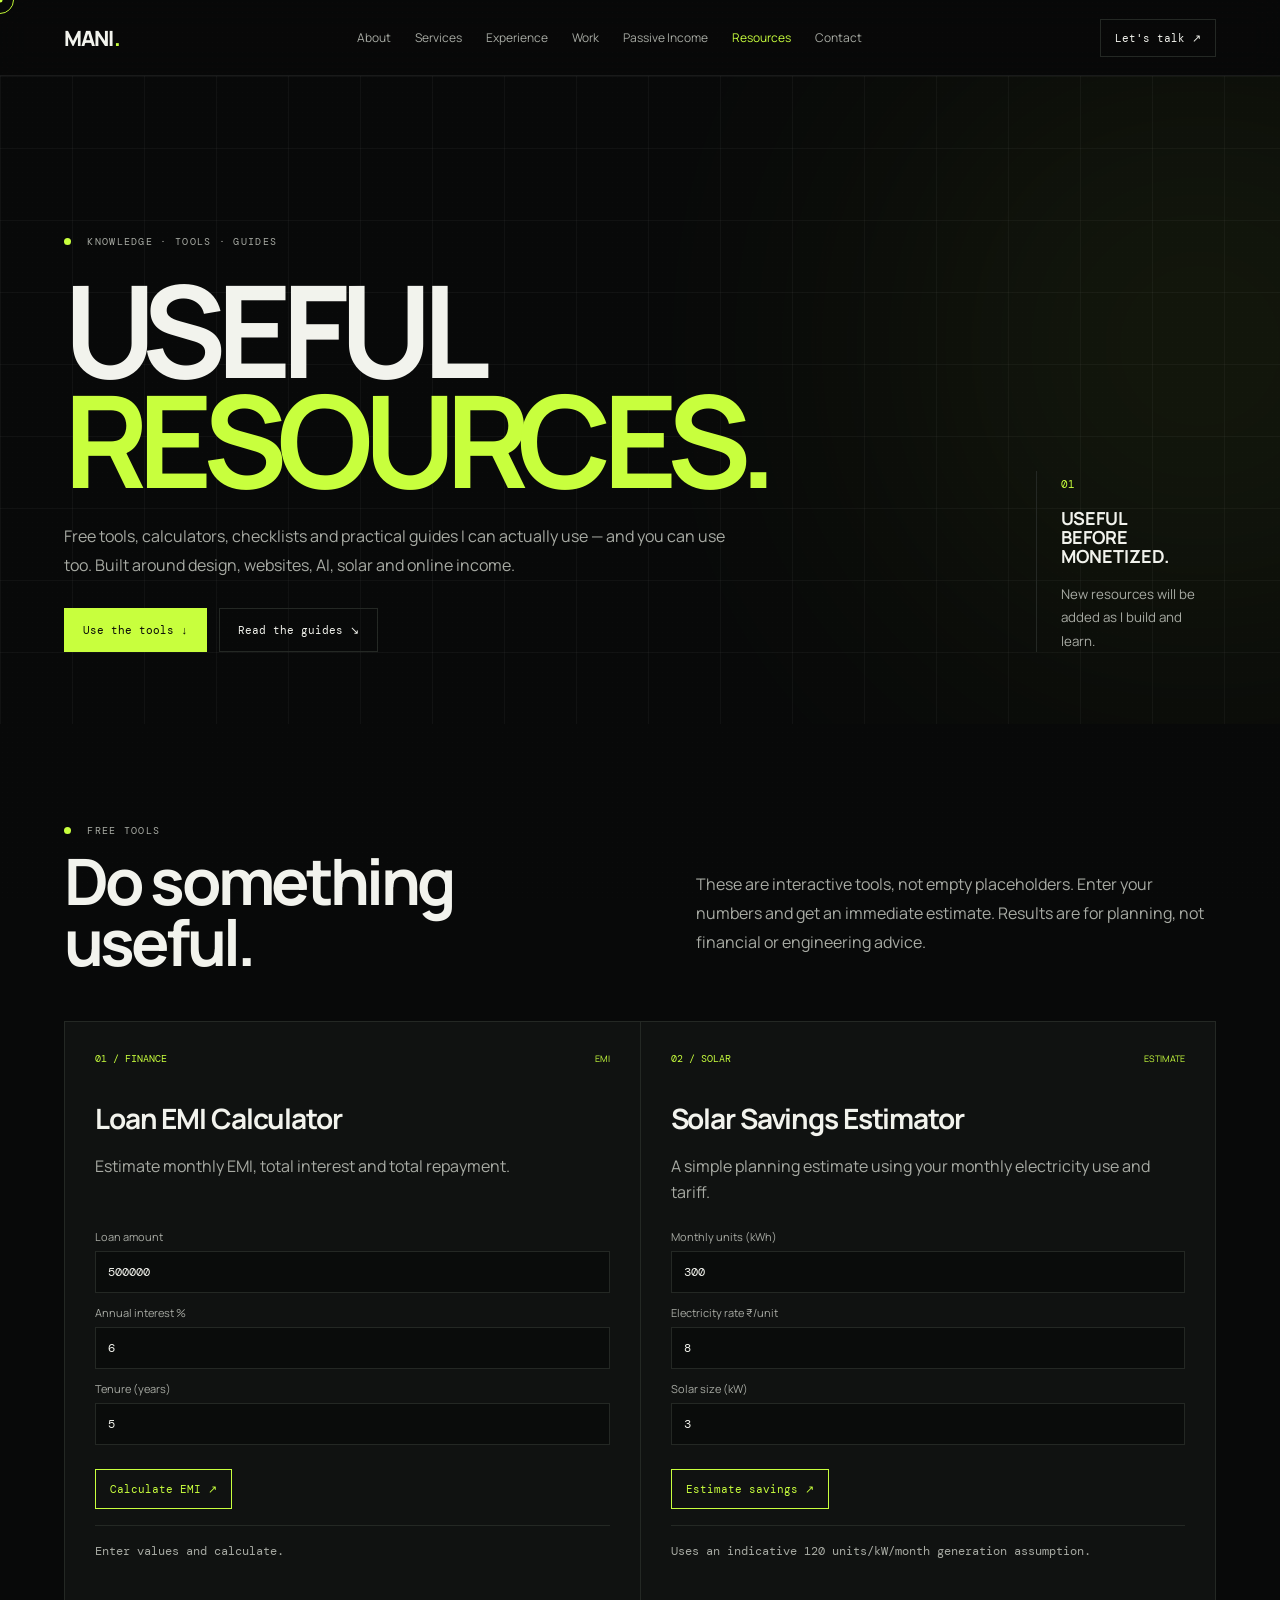
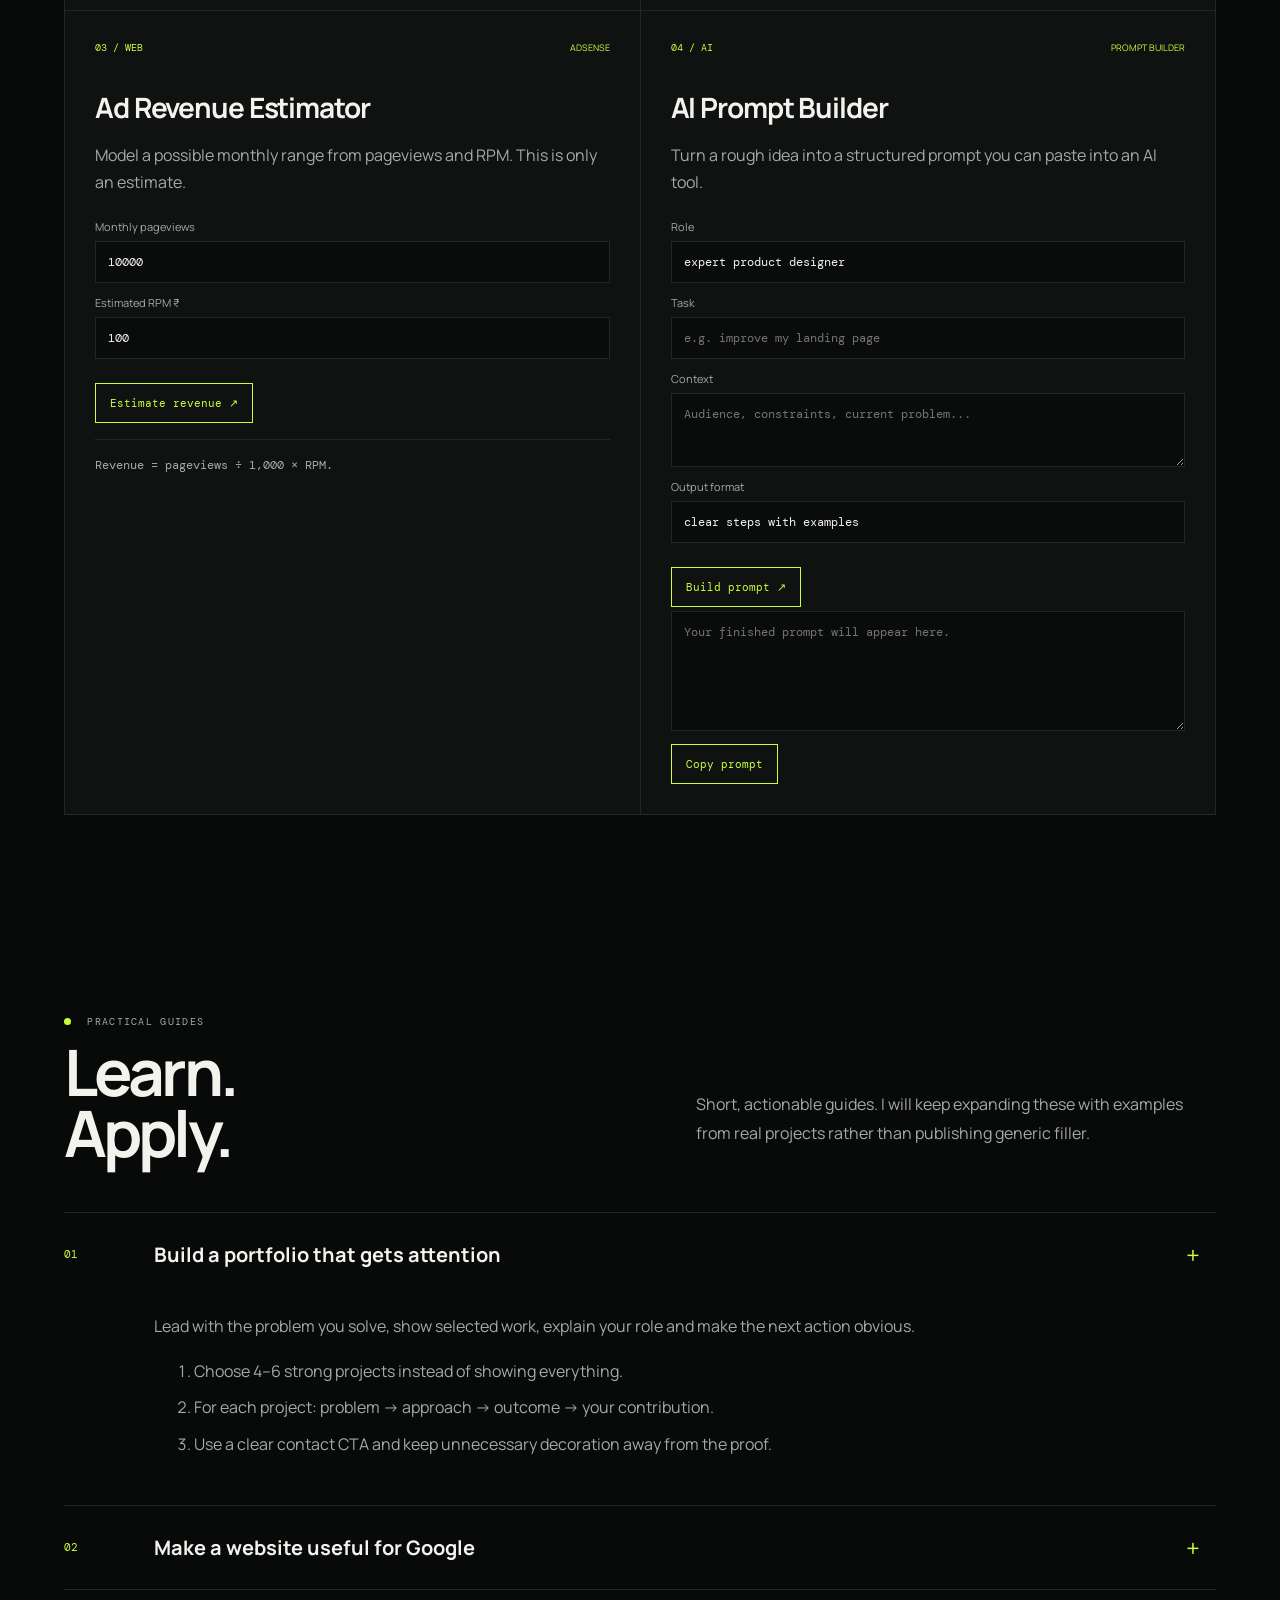
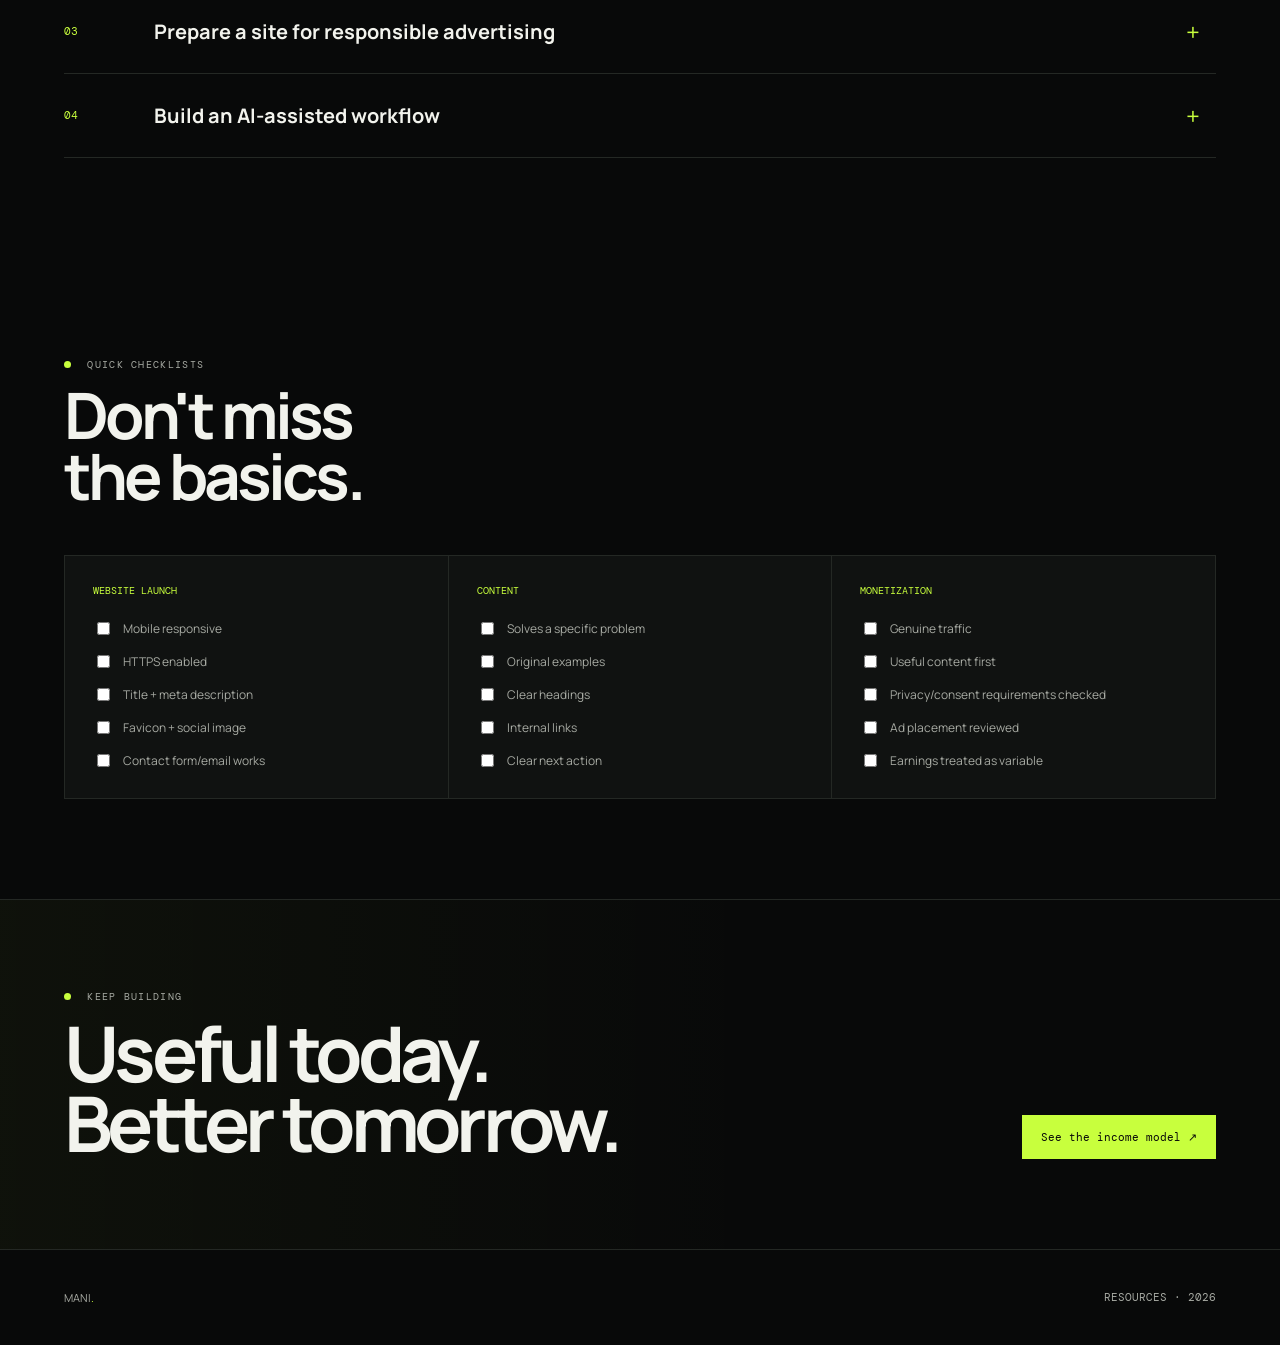
<file: resources/index.html>
<!DOCTYPE html>
<html lang="en">
<head>
<meta charset="UTF-8">
<meta name="viewport" content="width=device-width, initial-scale=1.0">
<title>Resources — Manikanta</title>
<meta name="description" content="Free practical tools, calculators, checklists and guides for design, websites, AI, solar and online income. Built by Manikanta.">
<link rel="canonical" href="https://is-cool.online/resources/">
<meta property="og:title" content="Resources — Manikanta"><meta property="og:description" content="Free practical tools, calculators, checklists and guides."><meta property="og:url" content="https://is-cool.online/resources/"><meta property="og:image" content="https://is-cool.online/assets/og-image.jpg">
<link rel="icon" href="/assets/favicon.svg">
<link rel="preconnect" href="https://fonts.googleapis.com"><link rel="preconnect" href="https://fonts.gstatic.com" crossorigin>
<link href="https://fonts.googleapis.com/css2?family=DM+Mono:wght@400;500&family=Manrope:wght@400;500;600;700;800&display=swap" rel="stylesheet">
<link rel="stylesheet" href="/resources.css">
</head>
<body>
<div class="noise"></div><div class="cursor"></div><div class="cursor-dot"></div>
<nav>
  <a class="logo" href="/">MANI<span>.</span></a>
  <div class="links"><a href="/#about">About</a><a href="/#services">Services</a><a href="/#experience">Experience</a><a href="/#work">Work</a><a href="/passive-income/">Passive Income</a><a class="active" href="/resources/">Resources</a><a href="/#contact">Contact</a></div>
  <a class="talk mono" href="/#contact">Let's talk ↗</a>
</nav>

<main>
<section class="hero">
  <div class="hero-copy">
    <div class="eyebrow mono"><i></i> Knowledge · Tools · Guides</div>
    <h1>USEFUL<br><span>RESOURCES.</span></h1>
    <p>Free tools, calculators, checklists and practical guides I can actually use — and you can use too. Built around design, websites, AI, solar and online income.</p>
    <div class="hero-actions"><a class="btn primary" href="#tools">Use the tools ↓</a><a class="btn" href="#guides">Read the guides ↘</a></div>
  </div>
  <div class="hero-stat"><span class="mono">01</span><strong>USEFUL<br>BEFORE<br>MONETIZED.</strong><small>New resources will be added as I build and learn.</small></div>
</section>

<section class="container" id="tools">
  <div class="section-head"><div><div class="eyebrow mono"><i></i> Free tools</div><h2>Do something<br>useful.</h2></div><p class="section-desc">These are interactive tools, not empty placeholders. Enter your numbers and get an immediate estimate. Results are for planning, not financial or engineering advice.</p></div>
  <div class="tool-grid">
    <article class="tool-card" id="emi">
      <div class="tool-top"><span class="mono">01 / FINANCE</span><span>EMI</span></div>
      <h3>Loan EMI Calculator</h3><p>Estimate monthly EMI, total interest and total repayment.</p>
      <div class="fields"><label>Loan amount <input id="loan" type="number" value="500000" min="0"></label><label>Annual interest % <input id="rate" type="number" value="6" min="0" step="0.1"></label><label>Tenure (years) <input id="years" type="number" value="5" min="1" step="1"></label></div>
      <button class="tool-btn" onclick="calcEMI()">Calculate EMI ↗</button><div class="result" id="emiResult">Enter values and calculate.</div>
    </article>

    <article class="tool-card" id="solar">
      <div class="tool-top"><span class="mono">02 / SOLAR</span><span>ESTIMATE</span></div>
      <h3>Solar Savings Estimator</h3><p>A simple planning estimate using your monthly electricity use and tariff.</p>
      <div class="fields"><label>Monthly units (kWh) <input id="solarUnits" type="number" value="300" min="0"></label><label>Electricity rate ₹/unit <input id="solarRate" type="number" value="8" min="0" step="0.1"></label><label>Solar size (kW) <input id="solarKw" type="number" value="3" min="0.1" step="0.1"></label></div>
      <button class="tool-btn" onclick="calcSolar()">Estimate savings ↗</button><div class="result" id="solarResult">Uses an indicative 120 units/kW/month generation assumption.</div>
    </article>

    <article class="tool-card" id="adsense">
      <div class="tool-top"><span class="mono">03 / WEB</span><span>ADSENSE</span></div>
      <h3>Ad Revenue Estimator</h3><p>Model a possible monthly range from pageviews and RPM. This is only an estimate.</p>
      <div class="fields"><label>Monthly pageviews <input id="views" type="number" value="10000" min="0"></label><label>Estimated RPM ₹ <input id="rpm" type="number" value="100" min="0" step="10"></label></div>
      <button class="tool-btn" onclick="calcAds()">Estimate revenue ↗</button><div class="result" id="adsResult">Revenue = pageviews ÷ 1,000 × RPM.</div>
    </article>

    <article class="tool-card" id="prompt">
      <div class="tool-top"><span class="mono">04 / AI</span><span>PROMPT BUILDER</span></div>
      <h3>AI Prompt Builder</h3><p>Turn a rough idea into a structured prompt you can paste into an AI tool.</p>
      <div class="fields"><label>Role <input id="pRole" type="text" value="expert product designer"></label><label>Task <input id="pTask" type="text" placeholder="e.g. improve my landing page"></label><label>Context <textarea id="pContext" rows="3" placeholder="Audience, constraints, current problem..."></textarea></label><label>Output format <input id="pOutput" type="text" value="clear steps with examples"></label></div>
      <button class="tool-btn" onclick="buildPrompt()">Build prompt ↗</button><textarea class="prompt-output" id="promptResult" readonly placeholder="Your finished prompt will appear here."></textarea><button class="copy-btn" onclick="copyPrompt()">Copy prompt</button>
    </article>
  </div>
</section>

<section class="container" id="guides">
  <div class="section-head"><div><div class="eyebrow mono"><i></i> Practical guides</div><h2>Learn.<br>Apply.</h2></div><p class="section-desc">Short, actionable guides. I will keep expanding these with examples from real projects rather than publishing generic filler.</p></div>
  <div class="guide-list">
    <details class="guide" open><summary><span class="mono">01</span><strong>Build a portfolio that gets attention</strong><b>+</b></summary><div class="guide-body"><p>Lead with the problem you solve, show selected work, explain your role and make the next action obvious.</p><ol><li>Choose 4–6 strong projects instead of showing everything.</li><li>For each project: problem → approach → outcome → your contribution.</li><li>Use a clear contact CTA and keep unnecessary decoration away from the proof.</li></ol></div></details>
    <details class="guide"><summary><span class="mono">02</span><strong>Make a website useful for Google</strong><b>+</b></summary><div class="guide-body"><p>Create pages that answer specific questions people search for. Give every important page a unique title, description, canonical URL and useful original content.</p><ol><li>Target one clear topic per page.</li><li>Write helpful answers before thinking about ads.</li><li>Connect related pages with internal links.</li><li>Measure search performance and improve pages over time.</li></ol></div></details>
    <details class="guide"><summary><span class="mono">03</span><strong>Prepare a site for responsible advertising</strong><b>+</b></summary><div class="guide-body"><p>Ads work best when the website already has genuine value and real visitors. Keep the portfolio experience clean and place monetization around useful content.</p><ol><li>Publish original, useful resources.</li><li>Use genuine traffic — never buy or incentivize ad clicks.</li><li>Follow the ad network's policies and privacy requirements.</li><li>Review ad placement so it does not interfere with navigation or content.</li></ol></div></details>
    <details class="guide"><summary><span class="mono">04</span><strong>Build an AI-assisted workflow</strong><b>+</b></summary><div class="guide-body"><p>Use AI to accelerate research, drafts, testing and iteration — but keep human judgment in the loop.</p><ol><li>Give the model a role, objective, context and constraints.</li><li>Ask for structured outputs you can inspect.</li><li>Verify important facts before publishing.</li><li>Save good prompts and turn repeatable work into a system.</li></ol></div></details>
  </div>
</section>

<section class="container" id="checklists">
  <div class="section-head"><div><div class="eyebrow mono"><i></i> Quick checklists</div><h2>Don't miss<br>the basics.</h2></div></div>
  <div class="check-grid">
    <div class="check-card"><span class="mono">WEBSITE LAUNCH</span><label><input type="checkbox"> Mobile responsive</label><label><input type="checkbox"> HTTPS enabled</label><label><input type="checkbox"> Title + meta description</label><label><input type="checkbox"> Favicon + social image</label><label><input type="checkbox"> Contact form/email works</label></div>
    <div class="check-card"><span class="mono">CONTENT</span><label><input type="checkbox"> Solves a specific problem</label><label><input type="checkbox"> Original examples</label><label><input type="checkbox"> Clear headings</label><label><input type="checkbox"> Internal links</label><label><input type="checkbox"> Clear next action</label></div>
    <div class="check-card"><span class="mono">MONETIZATION</span><label><input type="checkbox"> Genuine traffic</label><label><input type="checkbox"> Useful content first</label><label><input type="checkbox"> Privacy/consent requirements checked</label><label><input type="checkbox"> Ad placement reviewed</label><label><input type="checkbox"> Earnings treated as variable</label></div>
  </div>
</section>

<section class="cta"><div><div class="eyebrow mono"><i></i> Keep building</div><h2>Useful today.<br>Better tomorrow.</h2></div><a class="btn primary" href="/passive-income/">See the income model ↗</a></section>
</main>
<footer><span>MANI<span style="color:var(--accent)">.</span></span><span class="mono">RESOURCES · 2026</span></footer>

<script>
const c=document.querySelector('.cursor'),d=document.querySelector('.cursor-dot');
window.addEventListener('mousemove',e=>{c.style.left=e.clientX+'px';c.style.top=e.clientY+'px';d.style.left=e.clientX+'px';d.style.top=e.clientY+'px'});
function money(n){return new Intl.NumberFormat('en-IN',{style:'currency',currency:'INR',maximumFractionDigits:0}).format(n)}
function calcEMI(){const P=+document.getElementById('loan').value||0,r=(+document.getElementById('rate').value||0)/1200,n=(+document.getElementById('years').value||0)*12;if(!P||!n){return}const emi=r===0?P/n:P*r*Math.pow(1+r,n)/(Math.pow(1+r,n)-1);const total=emi*n;document.getElementById('emiResult').innerHTML='<strong>'+money(emi)+'</strong> / month<br><span>Total interest: '+money(total-P)+' · Total repayment: '+money(total)+'</span>'}
function calcSolar(){const units=+document.getElementById('solarUnits').value||0,rate=+document.getElementById('solarRate').value||0,kw=+document.getElementById('solarKw').value||0,generation=kw*120,offset=Math.min(units,generation),monthly=offset*rate;document.getElementById('solarResult').innerHTML='<strong>'+Math.round(generation)+' kWh</strong> estimated monthly generation<br><span>Potential bill offset: '+Math.round(offset)+' kWh · Approx. savings: '+money(monthly)+'/month</span>'}
function calcAds(){const v=+document.getElementById('views').value||0,r=+document.getElementById('rpm').value||0,rev=v/1000*r;document.getElementById('adsResult').innerHTML='<strong>'+money(rev)+'</strong> estimated monthly revenue<br><span>At '+v.toLocaleString('en-IN')+' pageviews and ₹'+r+' RPM. Actual earnings vary.</span>'}
function buildPrompt(){const role=document.getElementById('pRole').value.trim(),task=document.getElementById('pTask').value.trim()||'complete the requested task',context=document.getElementById('pContext').value.trim()||'No extra context provided.',output=document.getElementById('pOutput').value.trim()||'a practical answer';const p='Act as a '+role+'.\n\nTask: '+task+'\n\nContext: '+context+'\n\nRequirements:\n- Be accurate and practical.\n- State assumptions when information is missing.\n- Do not invent facts.\n\nOutput: '+output+'.';document.getElementById('promptResult').value=p}
async function copyPrompt(){const el=document.getElementById('promptResult');if(!el.value){buildPrompt()}try{await navigator.clipboard.writeText(el.value);document.querySelector('.copy-btn').textContent='Copied ✓';setTimeout(()=>document.querySelector('.copy-btn').textContent='Copy prompt',1400)}catch(e){el.select();document.execCommand('copy')}}
</script>
</body>
</html>
</file>
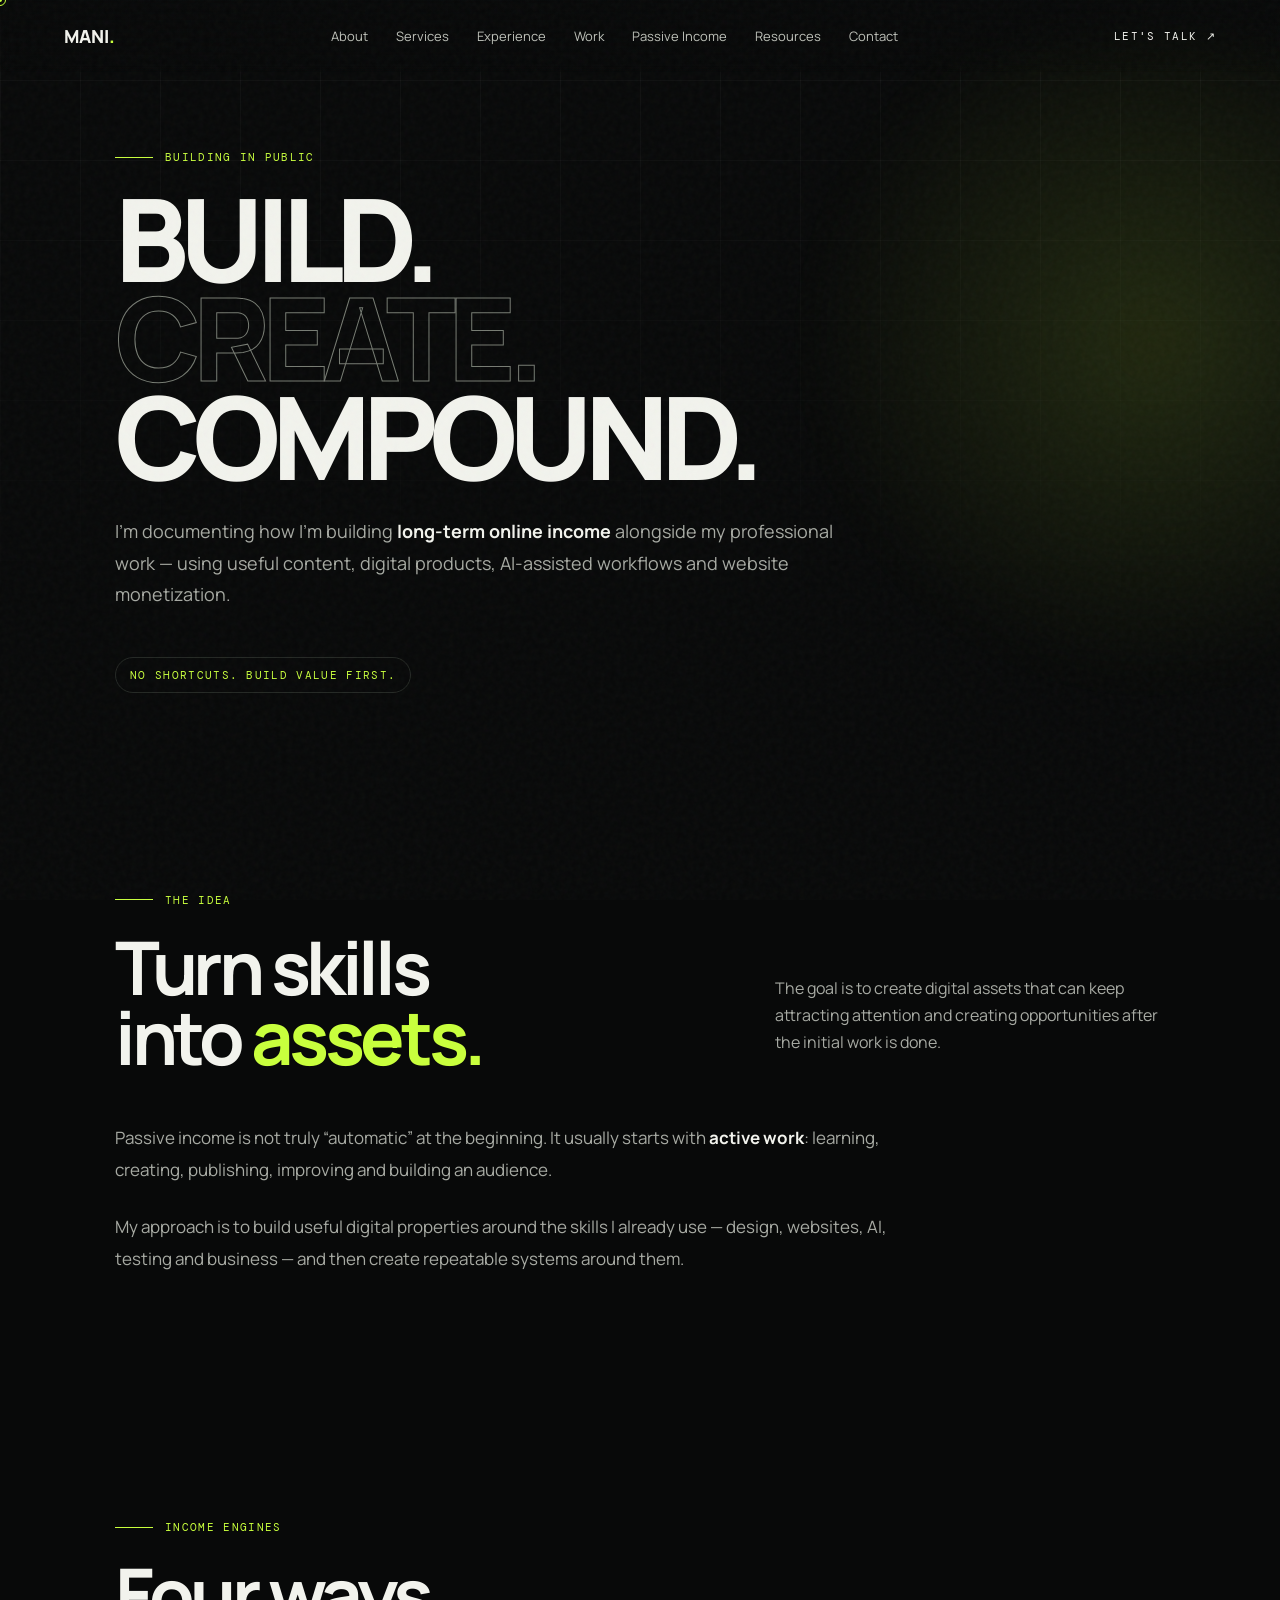
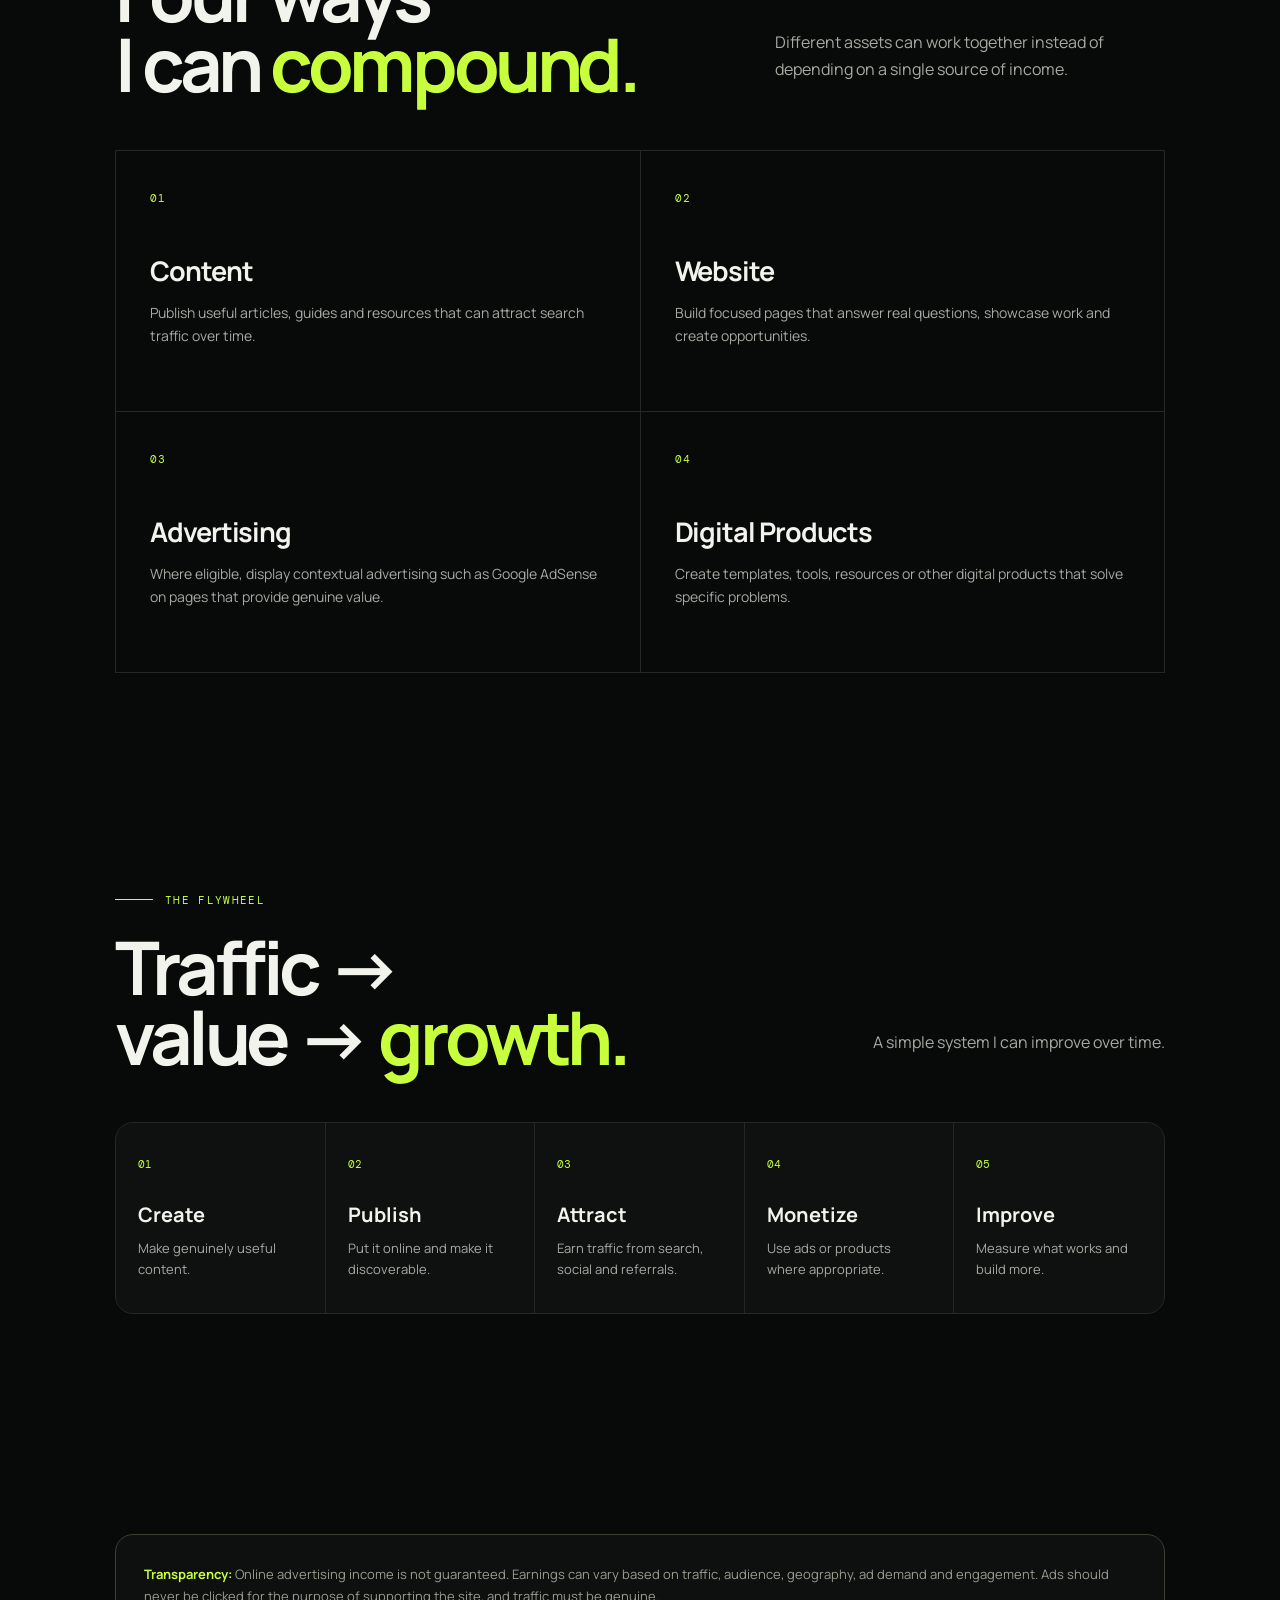
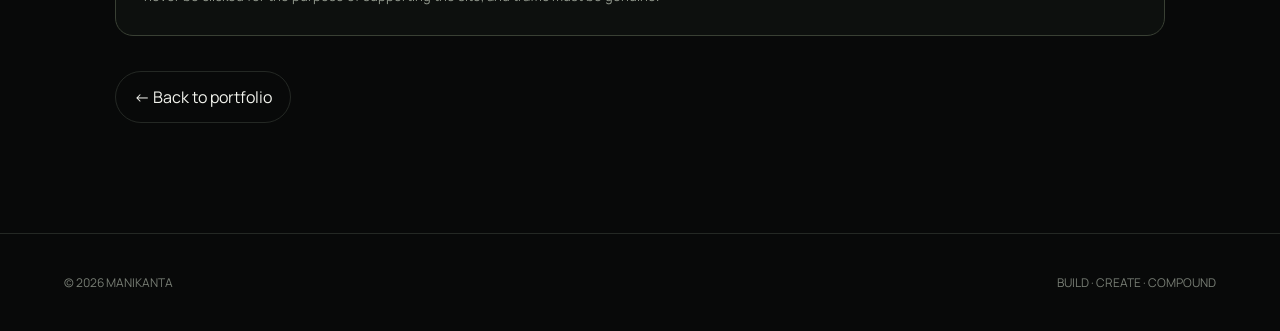
<file: passive-income.html>
<!doctype html><html lang="en"><head><meta charset="utf-8"><meta http-equiv="refresh" content="0; url=/passive-income/"><link rel="canonical" href="https://is-cool.online/passive-income/"><meta name="robots" content="noindex,follow"><title>Redirecting…</title><script>location.replace('/passive-income/');</script></head><body>Redirecting to <a href="/passive-income/">Passive Income</a>…</body></html>
</file>
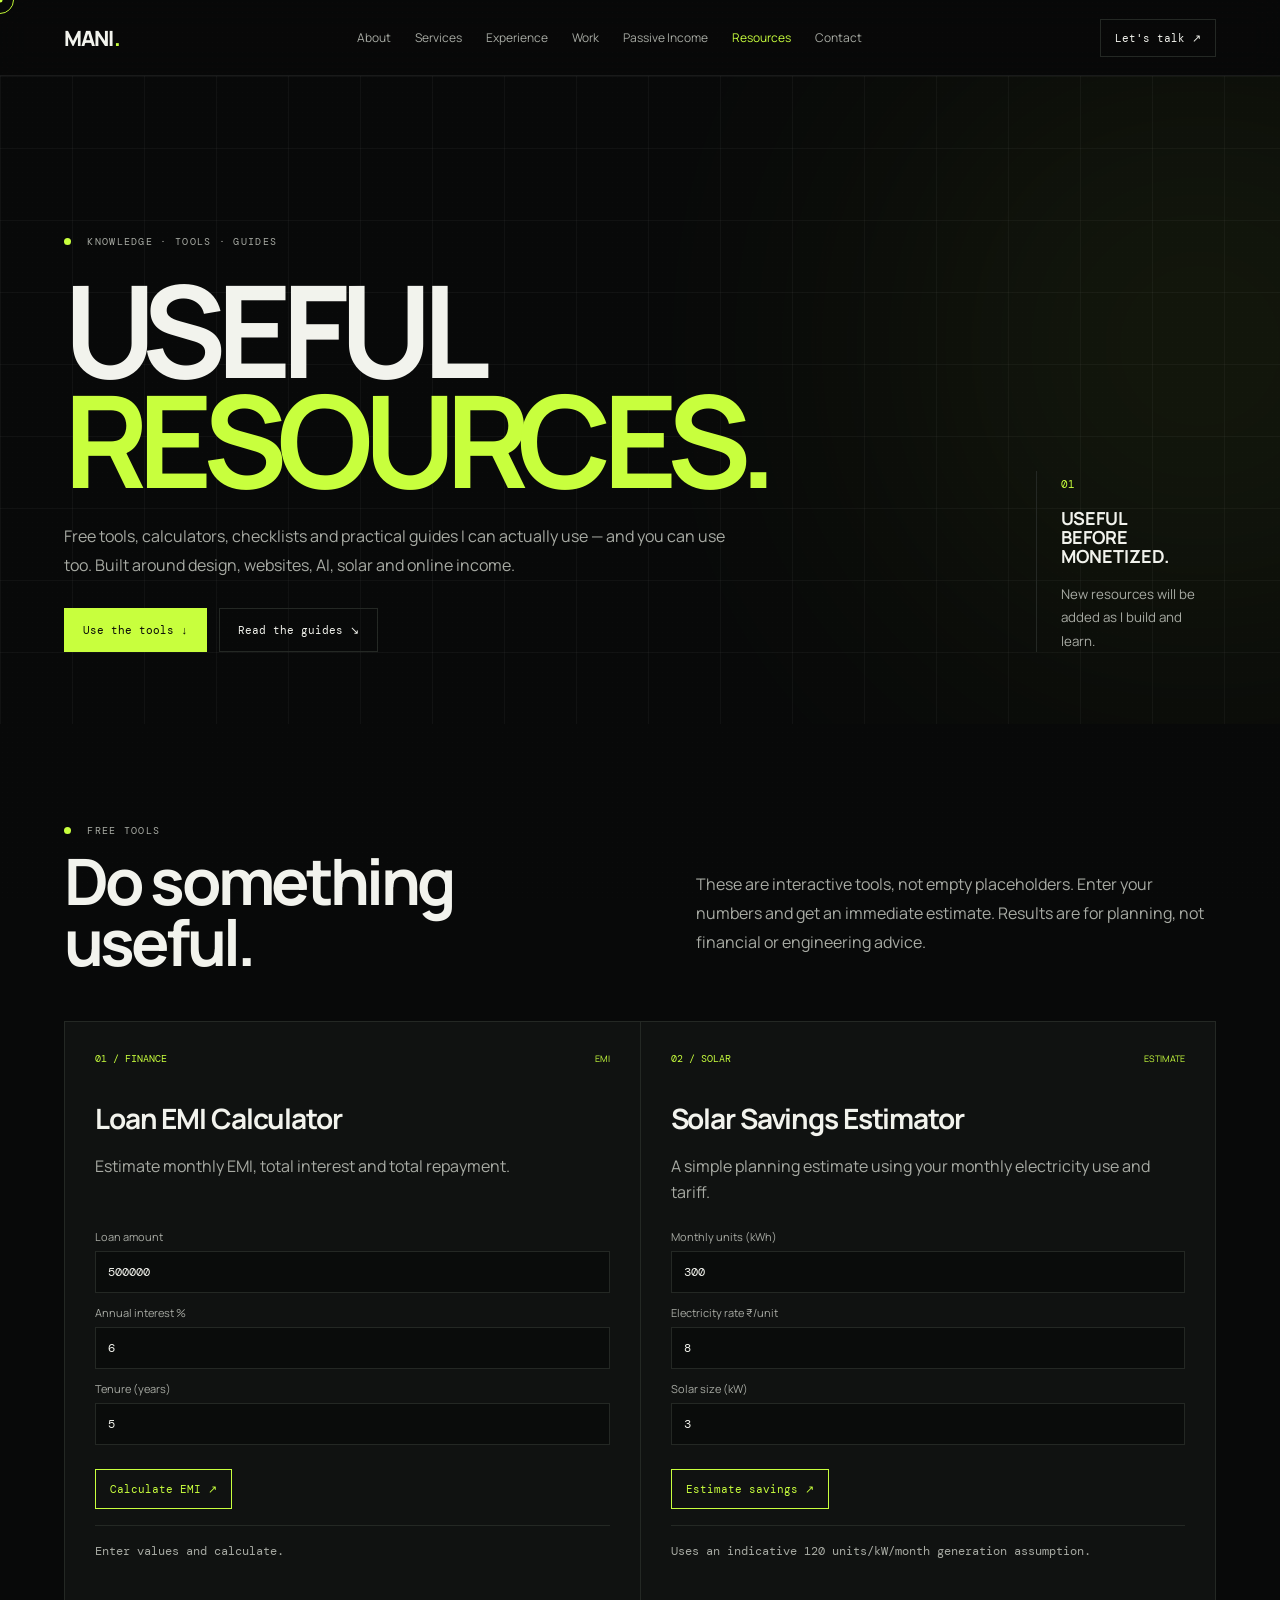
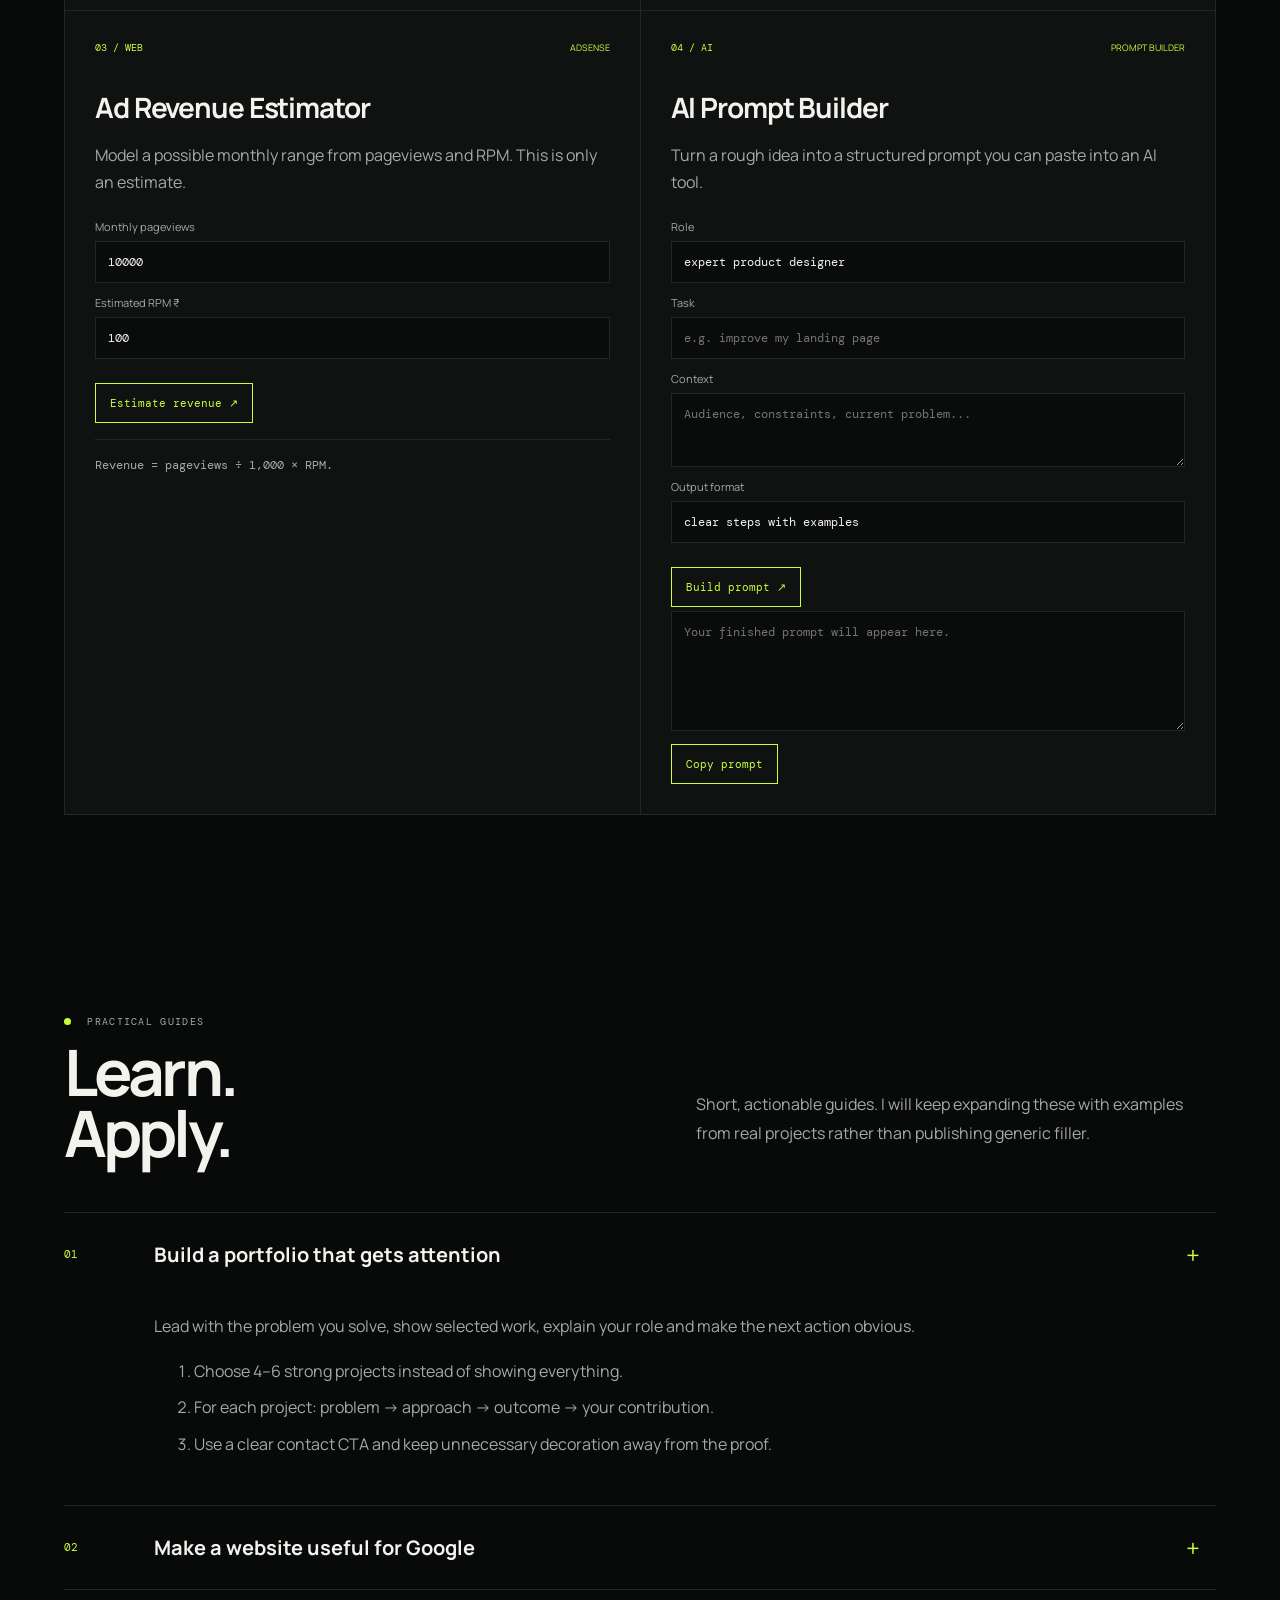
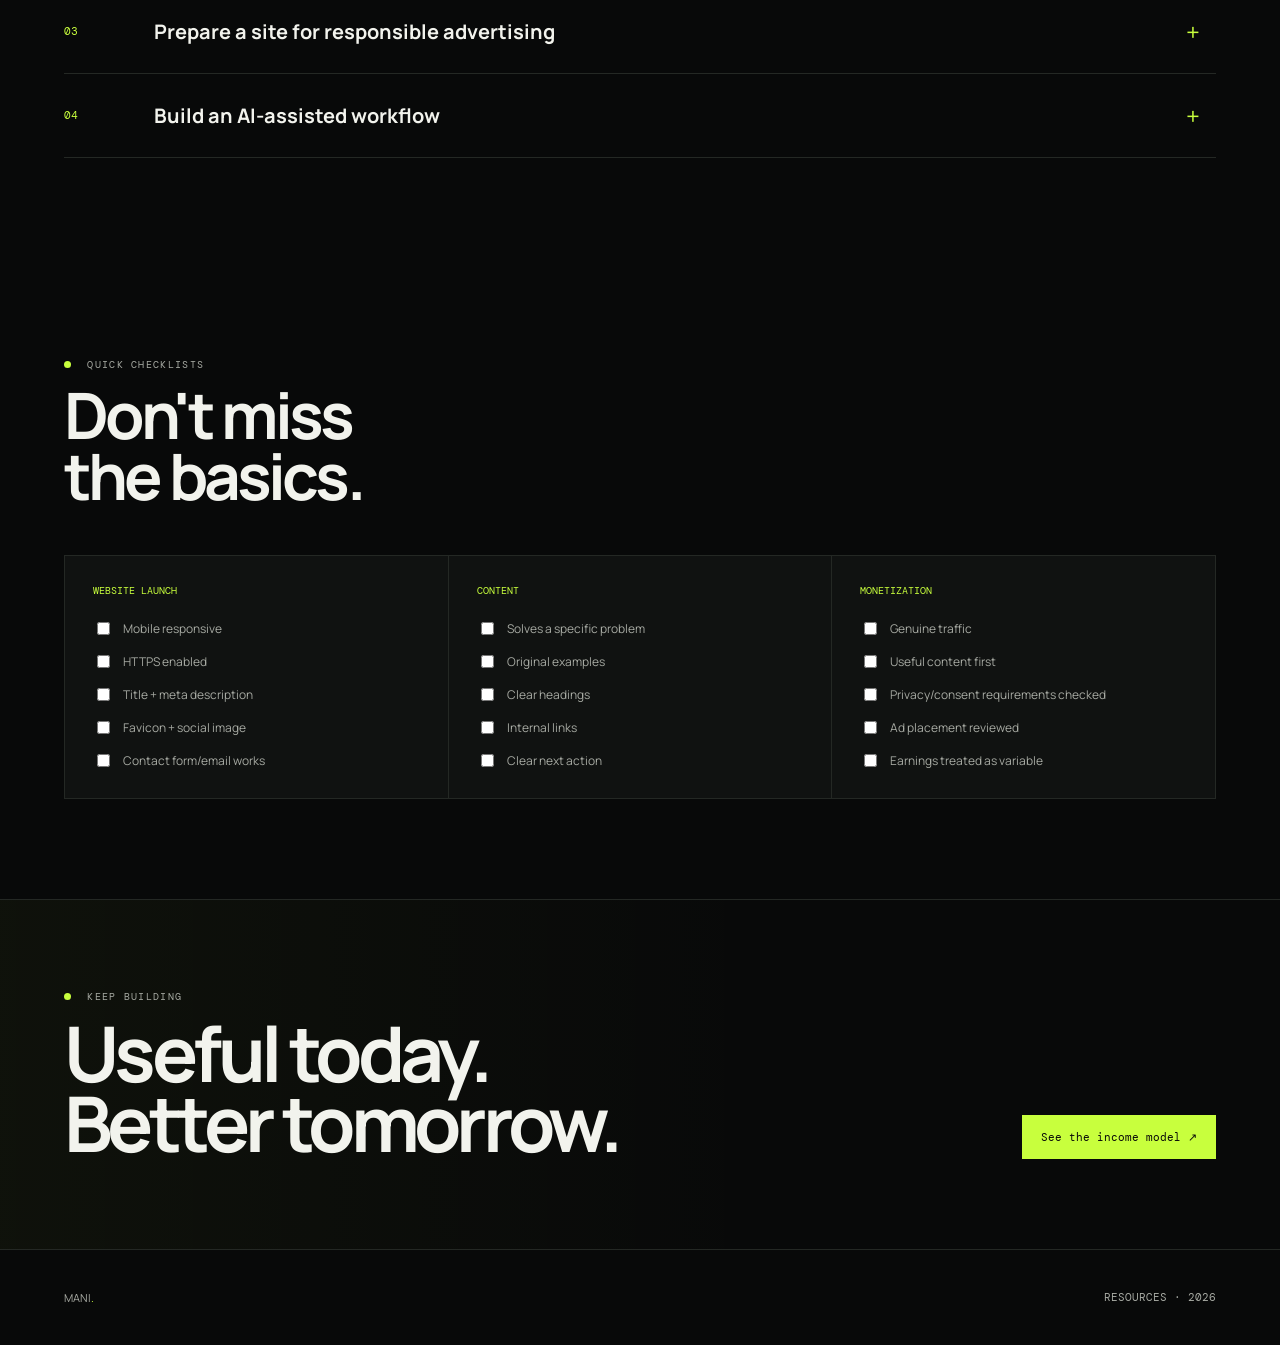
<file: resources.html>
<!doctype html><html lang="en"><head><meta charset="utf-8"><meta http-equiv="refresh" content="0; url=/resources/"><link rel="canonical" href="https://is-cool.online/resources/"><meta name="robots" content="noindex,follow"><title>Redirecting…</title><script>location.replace('/resources/');</script></head><body>Redirecting to <a href="/resources/">Resources</a>…</body></html>
</file>
<file: resources.css>
:root{--bg:#080909;--panel:#101211;--panel2:#141715;--text:#f2f3ed;--muted:#a7aaa3;--line:#242824;--accent:#c8ff3d;--accent2:#e7ff9e}
*{box-sizing:border-box}html{scroll-behavior:smooth}body{margin:0;background:var(--bg);color:var(--text);font-family:"Manrope",Arial,sans-serif;overflow-x:hidden}a{color:inherit}.mono{font-family:"DM Mono",monospace}.noise{position:fixed;inset:0;pointer-events:none;opacity:.035;z-index:20;background-image:radial-gradient(rgba(255,255,255,.45) .7px,transparent .7px);background-size:5px 5px}.cursor{position:fixed;width:28px;height:28px;border:1px solid var(--accent);border-radius:50%;pointer-events:none;transform:translate(-50%,-50%);z-index:30;mix-blend-mode:difference}.cursor-dot{position:fixed;width:5px;height:5px;background:var(--accent);border-radius:50%;pointer-events:none;transform:translate(-50%,-50%);z-index:31}nav{position:fixed;top:0;left:0;right:0;height:76px;display:flex;align-items:center;justify-content:space-between;padding:0 5vw;border-bottom:1px solid rgba(255,255,255,.07);background:rgba(8,9,9,.88);backdrop-filter:blur(16px);z-index:15}.logo{color:var(--text);text-decoration:none;font-size:21px;font-weight:800;letter-spacing:-.04em}.logo span{color:var(--accent)}.links{display:flex;gap:24px;align-items:center}.links a{color:var(--muted);text-decoration:none;font-size:12px;transition:color .2s}.links a:hover,.links a.active{color:var(--accent)}.talk{color:var(--text);text-decoration:none;font-size:11px;border:1px solid var(--line);padding:11px 14px}main{padding-top:76px}.hero{min-height:72vh;padding:12vh 5vw 8vh;display:flex;align-items:flex-end;justify-content:space-between;gap:60px;position:relative;overflow:hidden;background-image:linear-gradient(rgba(255,255,255,.035) 1px,transparent 1px),linear-gradient(90deg,rgba(255,255,255,.035) 1px,transparent 1px);background-size:72px 72px}.hero:after{content:"";position:absolute;width:520px;height:520px;border-radius:50%;background:var(--accent);filter:blur(160px);opacity:.09;right:-180px;top:10px}.hero-copy{position:relative;z-index:1}.eyebrow{font-size:10px;color:var(--muted);letter-spacing:.13em;text-transform:uppercase}.eyebrow i{display:inline-block;width:7px;height:7px;border-radius:50%;background:var(--accent);margin-right:9px}.hero h1{font-size:clamp(58px,10vw,150px);line-height:.86;letter-spacing:-.075em;max-width:1000px;margin:26px 0 28px}.hero h1 span{color:var(--accent)}.hero p{max-width:680px;color:var(--muted);font-size:16px;line-height:1.8}.hero-stat{width:180px;flex:none;border-left:1px solid var(--line);padding-left:24px;position:relative;z-index:1}.hero-stat span{color:var(--accent);font-size:11px}.hero-stat strong{display:block;font-size:18px;line-height:1.05;margin:16px 0}.hero-stat small{color:var(--muted);line-height:1.6}.hero-actions{display:flex;gap:12px;margin-top:28px}.btn{display:inline-block;text-decoration:none;border:1px solid var(--line);padding:14px 18px;font-size:11px;font-family:"DM Mono",monospace}.btn.primary{background:var(--accent);color:#090a09;border-color:var(--accent)}.container{padding:100px 5vw}.section-head{display:flex;justify-content:space-between;gap:40px;align-items:flex-end;margin-bottom:48px}.section-head h2{font-size:clamp(38px,5vw,70px);line-height:.95;letter-spacing:-.06em;margin:14px 0 0}.section-desc{max-width:520px;color:var(--muted);line-height:1.8}.tool-grid{display:grid;grid-template-columns:repeat(2,1fr);gap:1px;background:var(--line);border:1px solid var(--line)}.tool-card{background:var(--panel);padding:30px;min-height:480px}.tool-card:hover{background:#121512}.tool-top{display:flex;justify-content:space-between;color:var(--accent);font-size:10px}.tool-top span:last-child{font-size:9px}.tool-card h3{font-size:28px;letter-spacing:-.04em;margin:34px 0 10px}.tool-card p{color:var(--muted);line-height:1.65;min-height:52px}.fields{display:grid;gap:12px;margin:24px 0}.fields label{display:grid;gap:7px;color:var(--muted);font-size:11px}.fields input,.fields textarea,.prompt-output{width:100%;background:#0a0c0b;color:var(--text);border:1px solid var(--line);padding:12px;font:12px "DM Mono",monospace;outline:none}.fields input:focus,.fields textarea:focus,.prompt-output:focus{border-color:var(--accent)}.tool-btn,.copy-btn{border:1px solid var(--accent);background:transparent;color:var(--accent);padding:12px 14px;font:11px "DM Mono",monospace;cursor:pointer}.tool-btn:hover,.copy-btn:hover{background:var(--accent);color:#090a09}.result{margin-top:16px;border-top:1px solid var(--line);padding-top:15px;color:var(--muted);font:12px/1.7 "DM Mono",monospace;min-height:55px}.result strong{color:var(--accent);font-size:17px}.result span{color:var(--muted)}.prompt-output{height:120px;resize:vertical;margin-top:4px}.copy-btn{margin-top:8px}.guide-list{border-top:1px solid var(--line)}.guide{border-bottom:1px solid var(--line)}.guide summary{list-style:none;cursor:pointer;display:grid;grid-template-columns:70px 1fr 30px;align-items:center;gap:20px;padding:25px 0}.guide summary::-webkit-details-marker{display:none}.guide summary span{color:var(--accent);font-size:11px}.guide summary strong{font-size:20px}.guide summary b{font-size:24px;font-weight:400;color:var(--accent)}.guide-body{padding:0 50px 30px 90px;color:var(--muted);line-height:1.8;max-width:950px}.guide-body li{margin:8px 0}.check-grid{display:grid;grid-template-columns:repeat(3,1fr);gap:1px;background:var(--line);border:1px solid var(--line)}.check-card{background:var(--panel);padding:28px;display:grid;gap:15px}.check-card>span{color:var(--accent);font-size:10px;margin-bottom:8px}.check-card label{color:var(--muted);font-size:12px;display:flex;gap:10px;align-items:flex-start}.check-card input{accent-color:var(--accent);margin-top:2px}.cta{padding:90px 5vw;display:flex;justify-content:space-between;align-items:flex-end;gap:30px;border-top:1px solid var(--line);border-bottom:1px solid var(--line);background:linear-gradient(90deg,rgba(200,255,61,.035),transparent 60%)}.cta h2{font-size:clamp(40px,6vw,78px);line-height:.92;letter-spacing:-.06em;margin:15px 0 0}.cta .btn{flex:none}footer{padding:40px 5vw;display:flex;justify-content:space-between;color:var(--muted);font-size:11px}@media(max-width:1000px){.links{gap:12px}.links a:nth-child(2),.links a:nth-child(3){display:none}.hero-stat{display:none}.tool-grid{grid-template-columns:1fr}.check-grid{grid-template-columns:1fr}.section-head{display:block}.section-desc{margin-top:25px}.cursor,.cursor-dot{display:none}}@media(max-width:620px){nav{padding:0 20px}.links{gap:9px}.links a{font-size:9px}.links a:nth-child(4){display:none}.talk{display:none}.hero{padding:90px 20px 65px;min-height:auto}.hero h1{font-size:58px}.hero-actions{flex-wrap:wrap}.container{padding:70px 20px}.tool-card{padding:23px;min-height:auto}.guide summary{grid-template-columns:40px 1fr 20px;gap:10px}.guide summary strong{font-size:16px}.guide-body{padding:0 10px 25px 50px}.cta{padding:70px 20px;display:block}.cta .btn{margin-top:28px}footer{padding:30px 20px;display:block}footer span{display:block;margin-top:8px}}
</file>
